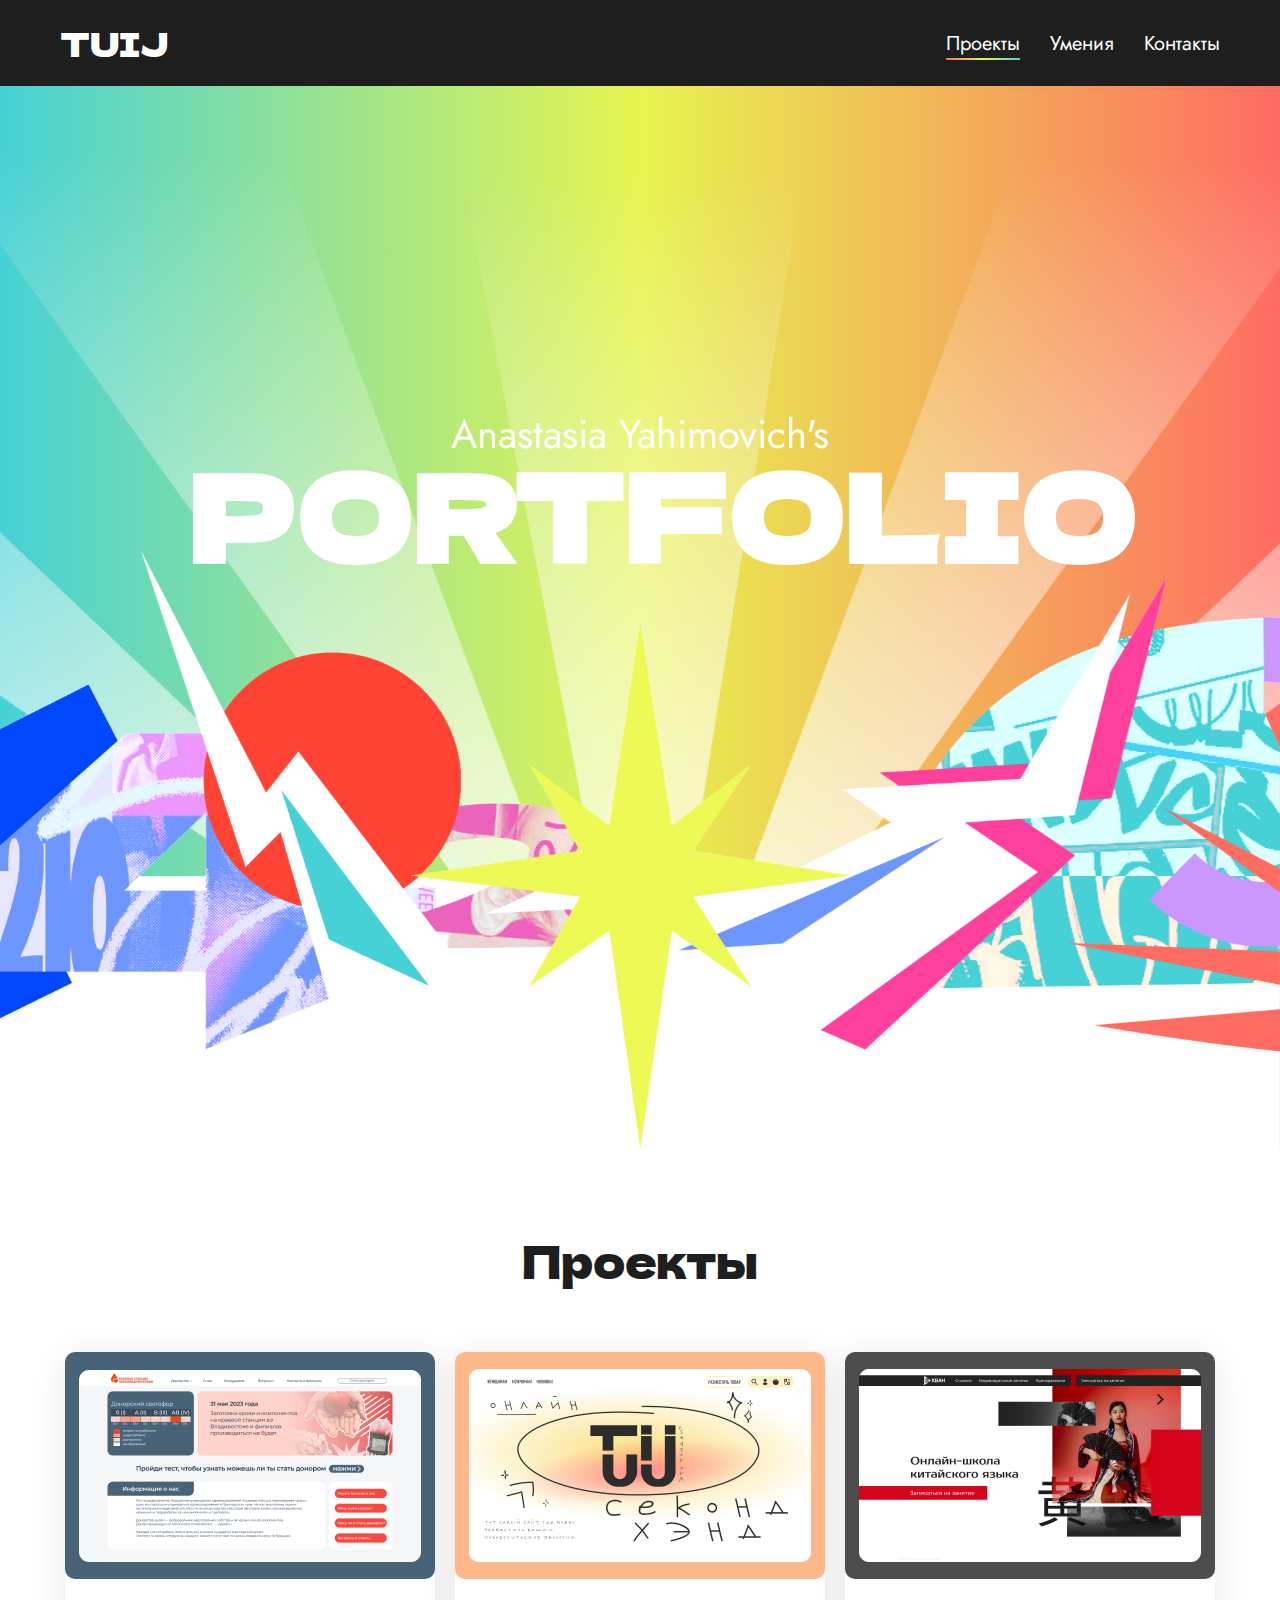
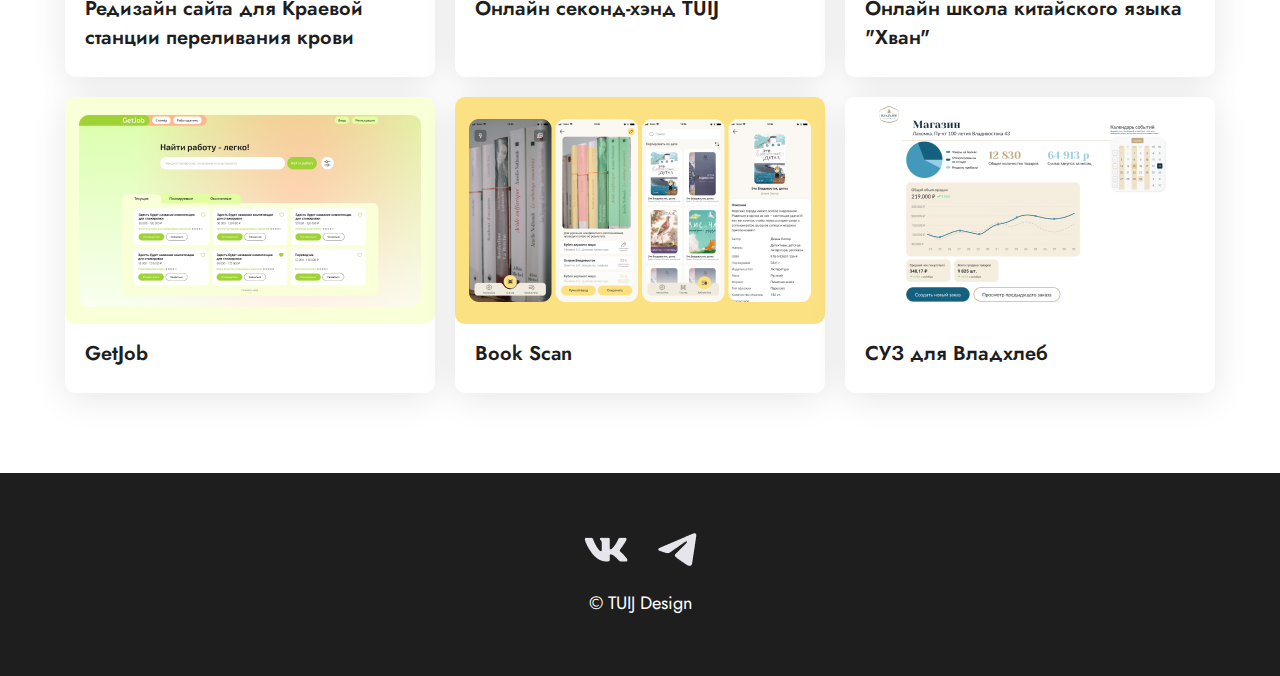
<file: index.html>
<!DOCTYPE html>
<html lang="en">
<head>
    <meta charset="UTF-8">
    <meta name="viewport" content="width=device-width, initial-scale=1.0">
    <title>Portfolio</title>
    <link rel="stylesheet" href="./css/main.css">
    <script src="js/app.js"> defer </script>
</head>
<body>
    <nav class="nav">
        <div class="container">
            <div class="nav-row">
                <a href="./index.html" class="logo">TUIJ</a>
                <ul class="nav-list">
                    <li class="nav-list__item">
                        <a href="javascript:void(0);" onclick="scrollToProjects()" class="nav-list__link nav-list__link--active">Проекты</a>
                    </li>
                    <li class="nav-list__item"><a href="./skills.html" class="nav-list__link">Умения</a></li>
                    <li class="nav-list__item"><a href="./contacts.html" class="nav-list__link">Контакты</a></li>
                </ul>
            </div>
        </div>
    </nav>

    <header class="header">
        <div class="layers">
            <div class="layers__container">
                <h1 class="layers__title">
                    Anastasia Yahimovich's<br>
                    <strong>PORTFOLIO</strong>
                </h1>
            </div>
            <div class="layer layers__base" style="background-image: url(./img/light.png);"></div>
            <div class="layer layers__front" style="background-image: url(./img/sl2.png);"></div>
        </div>
    </header>

    <main class="section">
        <div id="projectsSection"></div>
            <div class="container">
                <h2 class="title-1">Проекты</h2>
                <ul class="projects">
                    <li class="project">
                        <a href="./project-page1.html">
                            <img src="./img/myProjects/a5.jpg" alt="efghjkkjhgf" class="project__img">
                            <h3 class="project__title">Редизайн сайта для Краевой станции переливания крови</h3>
                        </a>
                    </li>

                    <li class="project">
                        <a href="./project-page2.html">
                            <img src="./img/myProjects/a1.jpg" alt="efghjkkjhgf" class="project__img">
                            <h3 class="project__title">Онлайн секонд-хэнд TUIJ</h3>
                        </a>
                    </li>

                    <li class="project">
                        <a href="./project-page3.html">
                            <img src="./img/myProjects/a4.jpg" alt="efghjkkjhgf" class="project__img">
                            <h3 class="project__title">Онлайн школа китайского языка "Хван"</h3>
                        </a>
                    </li>

                    <li class="project">
                        <a href="./project-page4.html">
                            <img src="./img/myProjects/a3.jpg" alt="efghjkkjhgf" class="project__img">
                            <h3 class="project__title">GetJob</h3>
                        </a>
                    </li>

                    <li class="project">
                        <a href="./project-page5.html">
                            <img src="./img/myProjects/a6.jpg" alt="efghjkkjhgf" class="project__img">
                            <h3 class="project__title">Book Scan</h3>
                        </a>
                    </li>

                    <li class="project">
                        <a href="./project-page6.html">
                            <img src="./img/myProjects/a2.jpg" alt="efghjkkjhgf" class="project__img">
                            <h3 class="project__title">СУЗ для Владхлеб</h3>
                        </a>
                    </li>
                </ul>
            </div>
        </div>
    </main>

    <footer class="footer">
        <div class="container">
            <div class="footer__cont">
                <ul class="social">
                    <li class="social__item"><a href="https://vk.com/yahaach" target="_blank"><img src="./img/icons/vk.png" alt="link"></a></li>
                    <li class="social__item"><a href="https://t.me/+79069851667" target="_blank"><img src="./img/icons/tg.png" alt="link"></a></li>
            </ul>
            <div class="copy"><p>© TUIJ Design</p></div>
            </div>
        </div>
    </footer>

</body>
</html>
</file>
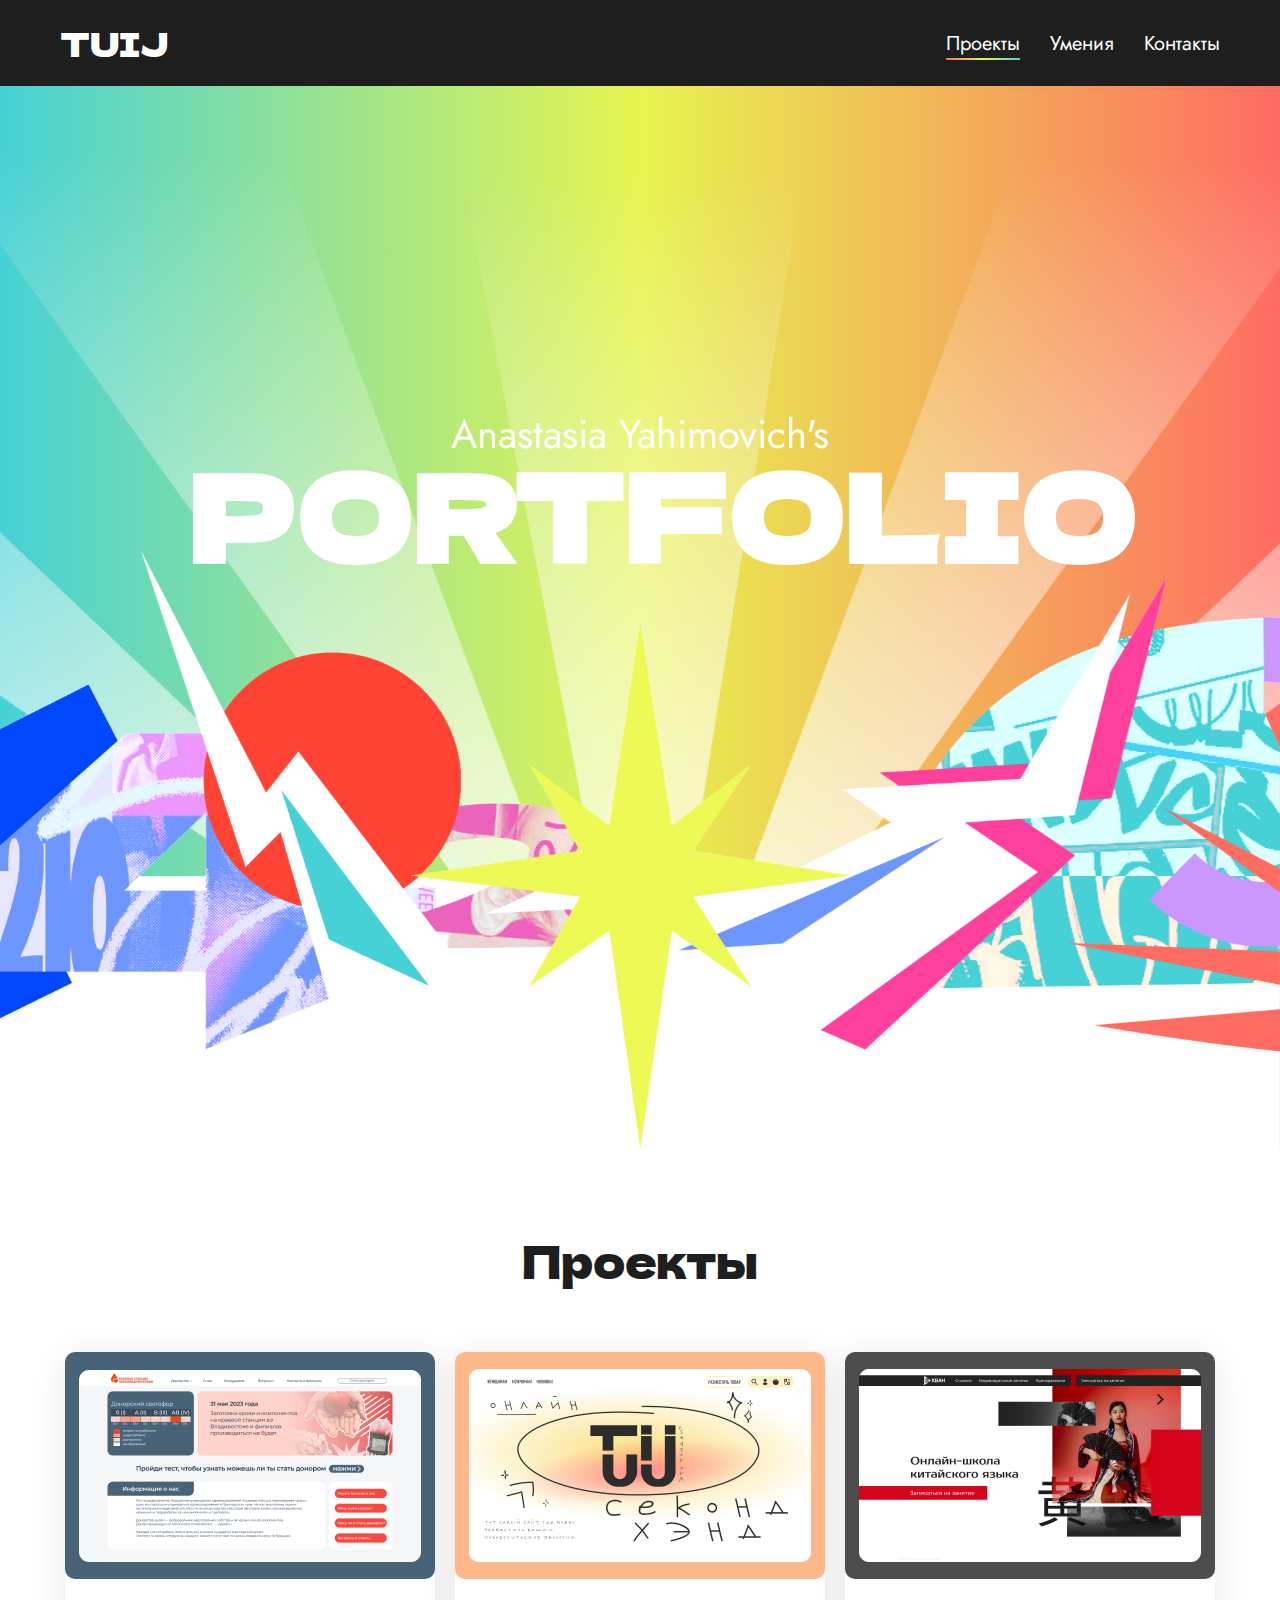
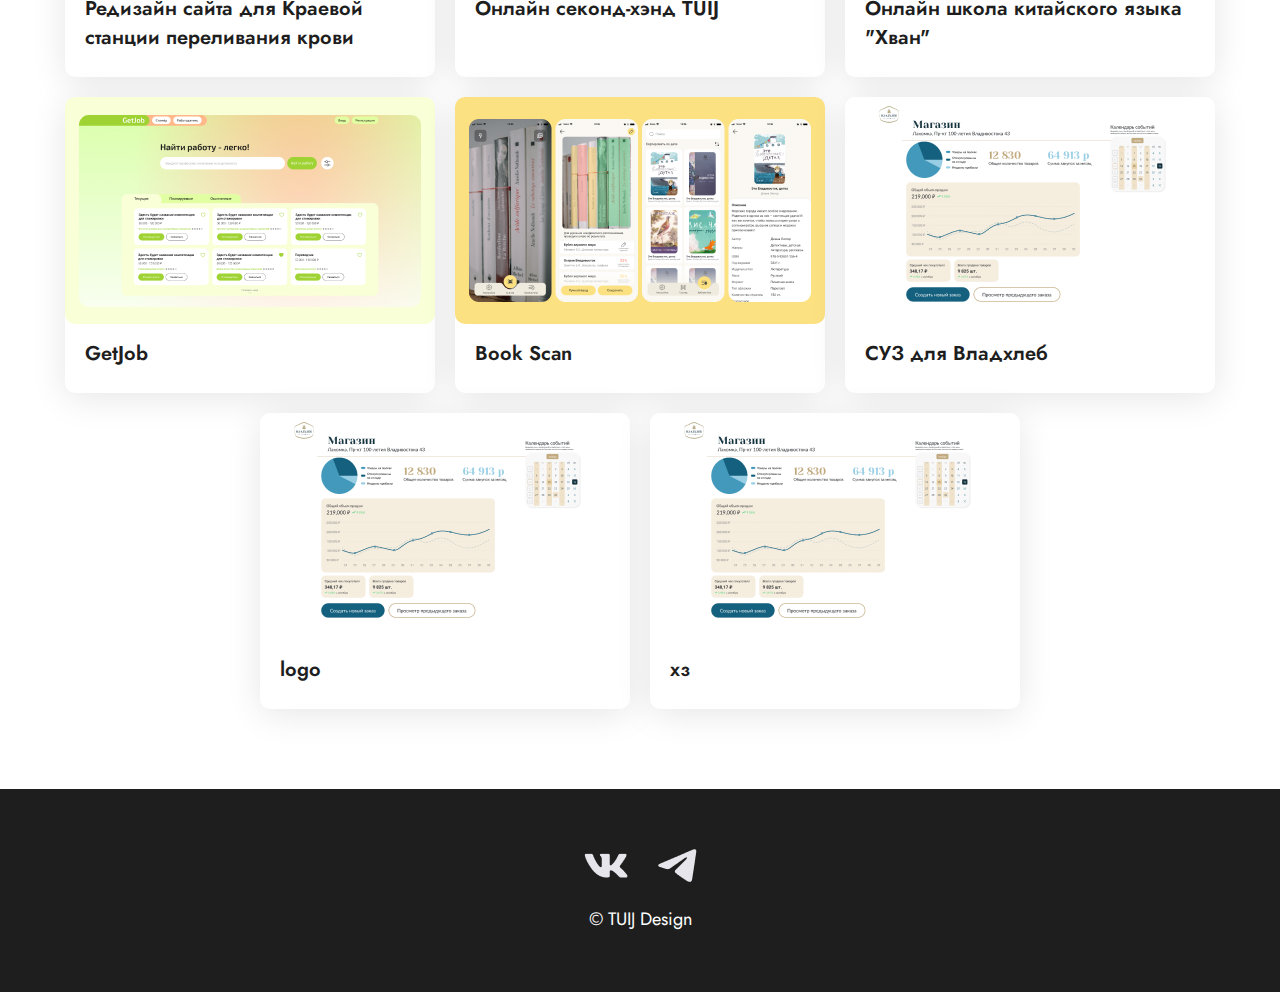
<file: web/index.html>
<!DOCTYPE html>
<html lang="en">
<head>
    <meta charset="UTF-8">
    <meta name="viewport" content="width=device-width, initial-scale=1.0">
    <title>Portfolio</title>
    <link rel="stylesheet" href="./css/main.css">
    <script src="js/app.js"> defer </script>
</head>
<body>
    <nav class="nav">
        <div class="container">
            <div class="nav-row">
                <a href="./index.html" class="logo">TUIJ</a>
                <ul class="nav-list">
                    <li class="nav-list__item">
                        <a href="javascript:void(0);" onclick="scrollToProjects()" class="nav-list__link nav-list__link--active">Проекты</a>
                    </li>
                    <li class="nav-list__item"><a href="./skills.html" class="nav-list__link">Умения</a></li>
                    <li class="nav-list__item"><a href="./contacts.html" class="nav-list__link">Контакты</a></li>
                </ul>
            </div>
        </div>
    </nav>

    <header class="header">
        <div class="layers">
            <div class="layers__container">
                <h1 class="layers__title">
                    Anastasia Yahimovich's<br>
                    <strong>PORTFOLIO</strong>
                </h1>
            </div>
            <div class="layer layers__base" style="background-image: url(./img/light.png);"></div>
            <div class="layer layers__front" style="background-image: url(./img/sl2.png);"></div>
        </div>
    </header>

    <main class="section">
        <div id="projectsSection"></div>
            <div class="container">
                <h2 class="title-1">Проекты</h2>
                <ul class="projects">
                    <li class="project">
                        <a href="./project-page1.html">
                            <img src="./img/myProjects/a5.jpg" alt="efghjkkjhgf" class="project__img">
                            <h3 class="project__title">Редизайн сайта для Краевой станции переливания крови</h3>
                        </a>
                    </li>

                    <li class="project">
                        <a href="./project-page2.html">
                            <img src="./img/myProjects/a1.jpg" alt="efghjkkjhgf" class="project__img">
                            <h3 class="project__title">Онлайн секонд-хэнд TUIJ</h3>
                        </a>
                    </li>

                    <li class="project">
                        <a href="./project-page3.html">
                            <img src="./img/myProjects/a4.jpg" alt="efghjkkjhgf" class="project__img">
                            <h3 class="project__title">Онлайн школа китайского языка "Хван"</h3>
                        </a>
                    </li>

                    <li class="project">
                        <a href="./project-page4.html">
                            <img src="./img/myProjects/a3.jpg" alt="efghjkkjhgf" class="project__img">
                            <h3 class="project__title">GetJob</h3>
                        </a>
                    </li>

                    <li class="project">
                        <a href="./project-page5.html">
                            <img src="./img/myProjects/a6.jpg" alt="efghjkkjhgf" class="project__img">
                            <h3 class="project__title">Book Scan</h3>
                        </a>
                    </li>

                    <li class="project">
                        <a href="./project-page6.html">
                            <img src="./img/myProjects/a2.jpg" alt="efghjkkjhgf" class="project__img">
                            <h3 class="project__title">СУЗ для Владхлеб</h3>
                        </a>
                    </li>

                    <li class="project">
                        <a href="./project-page7.html">
                            <img src="./img/myProjects/a2.jpg" alt="efghjkkjhgf" class="project__img">
                            <h3 class="project__title">logo</h3>
                        </a>
                    </li>

                    <li class="project">
                        <a href="./project-page8.html">
                            <img src="./img/myProjects/a2.jpg" alt="efghjkkjhgf" class="project__img">
                            <h3 class="project__title">хз</h3>
                        </a>
                    </li>

                </ul>
            </div>
        </div>
    </main>

    <footer class="footer">
        <div class="container">
            <div class="footer__cont">
                <ul class="social">
                    <li class="social__item"><a href="https://vk.com/yahaach" target="_blank"><img src="./img/icons/vk.png" alt="link"></a></li>
                    <li class="social__item"><a href="https://t.me/+79069851667" target="_blank"><img src="./img/icons/tg.png" alt="link"></a></li>
            </ul>
            <div class="copy"><p>© TUIJ Design</p></div>
            </div>
        </div>
    </footer>

</body>
</html>
</file>
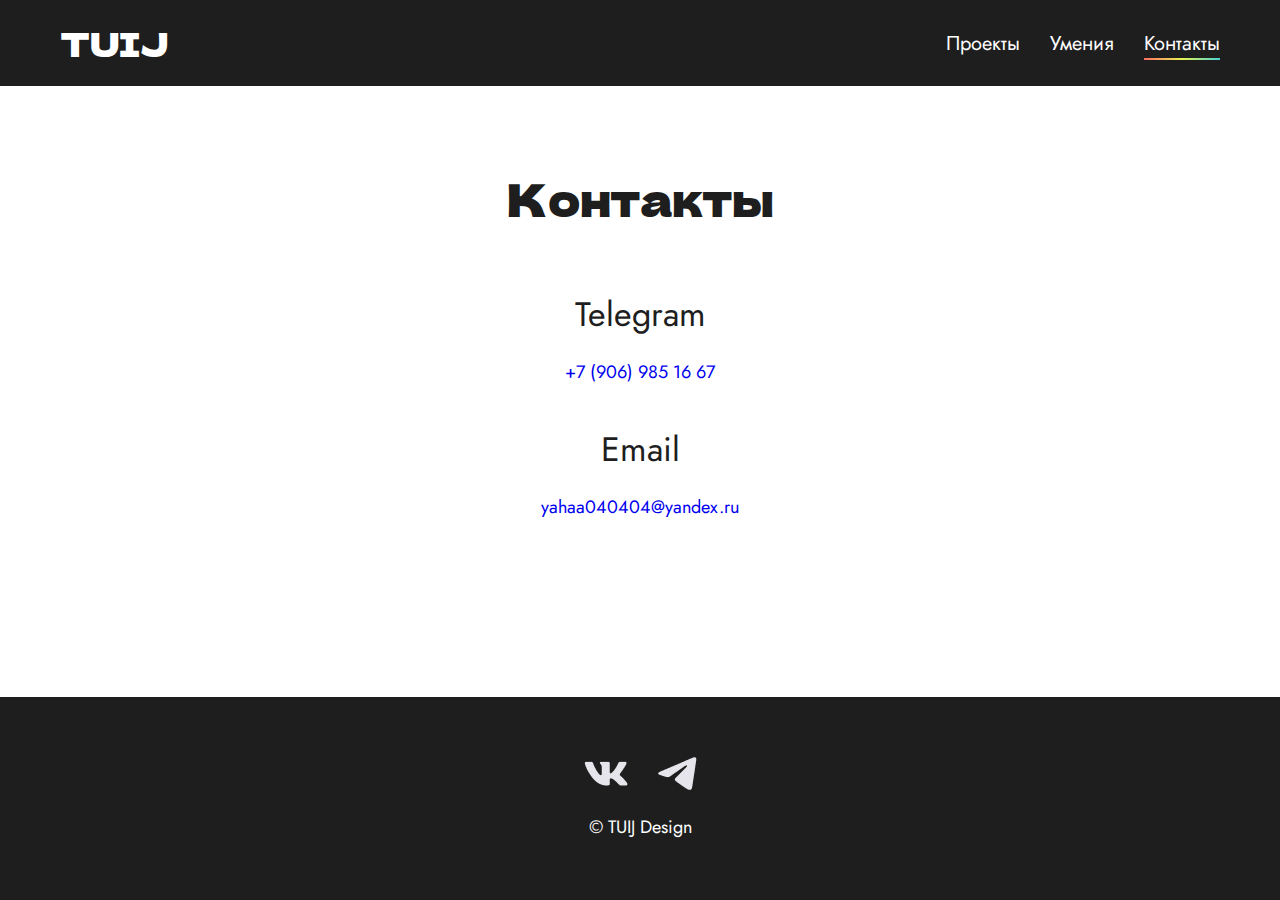
<file: contacts.html>
<!DOCTYPE html>
<html lang="en">
<head>
    <meta charset="UTF-8">
    <meta name="viewport" content="width=device-width, initial-scale=1.0">
    <title>Portfolio</title>
    <link rel="stylesheet" href="./css/main.css">
    <script src="js/app.js"> defer </script>
</head>
<body>
    <nav class="nav">
        <div class="container">
            <div class="nav-row">
                <a href="./index.html" class="logo">TUIJ</a>
                <ul class="nav-list">
                    <li class="nav-list__item"><a href="./index.html" class="nav-list__link">Проекты</a></li>
                    <li class="nav-list__item"><a href="./skills.html" class="nav-list__link">Умения</a></li>
                    <li class="nav-list__item"><a href="./contacts.html" class="nav-list__link nav-list__link--active">Контакты</a></li>
                </ul>
            </div>
        </div>
    </nav>

    <main class="section">
        <div class="container">
            <h1 class="title-1">Контакты</h1>
            <ul class="content-list">
                <li class="content-list__item">
                    <h2 class="title-2">Telegram</h2>
                    <p><a href="tel:+79069851667">+7 (906) 985 16 67</a></p>
                </li>
                <li class="content-list__item">
                    <h2 class="title-2">Email</h2>
                    <p><a href="mailto:Emailyahaa040404@yandex.ru">yahaa040404@yandex.ru</a></p>
                </li>
            </ul>
        </div>
    </main>

    <footer class="footer">
        <div class="container">
            <div class="footer__cont">
                <ul class="social">
                    <li class="social__item"><a href="https://vk.com/yahaach" target="_blank"><img src="./img/icons/vk.png" alt="link"></a></li>
                    <li class="social__item"><a href="https://t.me/+79069851667" target="_blank"><img src="./img/icons/tg.png" alt="link"></a></li>
            </ul>
            <div class="copy"><p>© TUIJ Design</p></div>
            </div>
        </div>
    </footer>

</body>
</html>
</file>
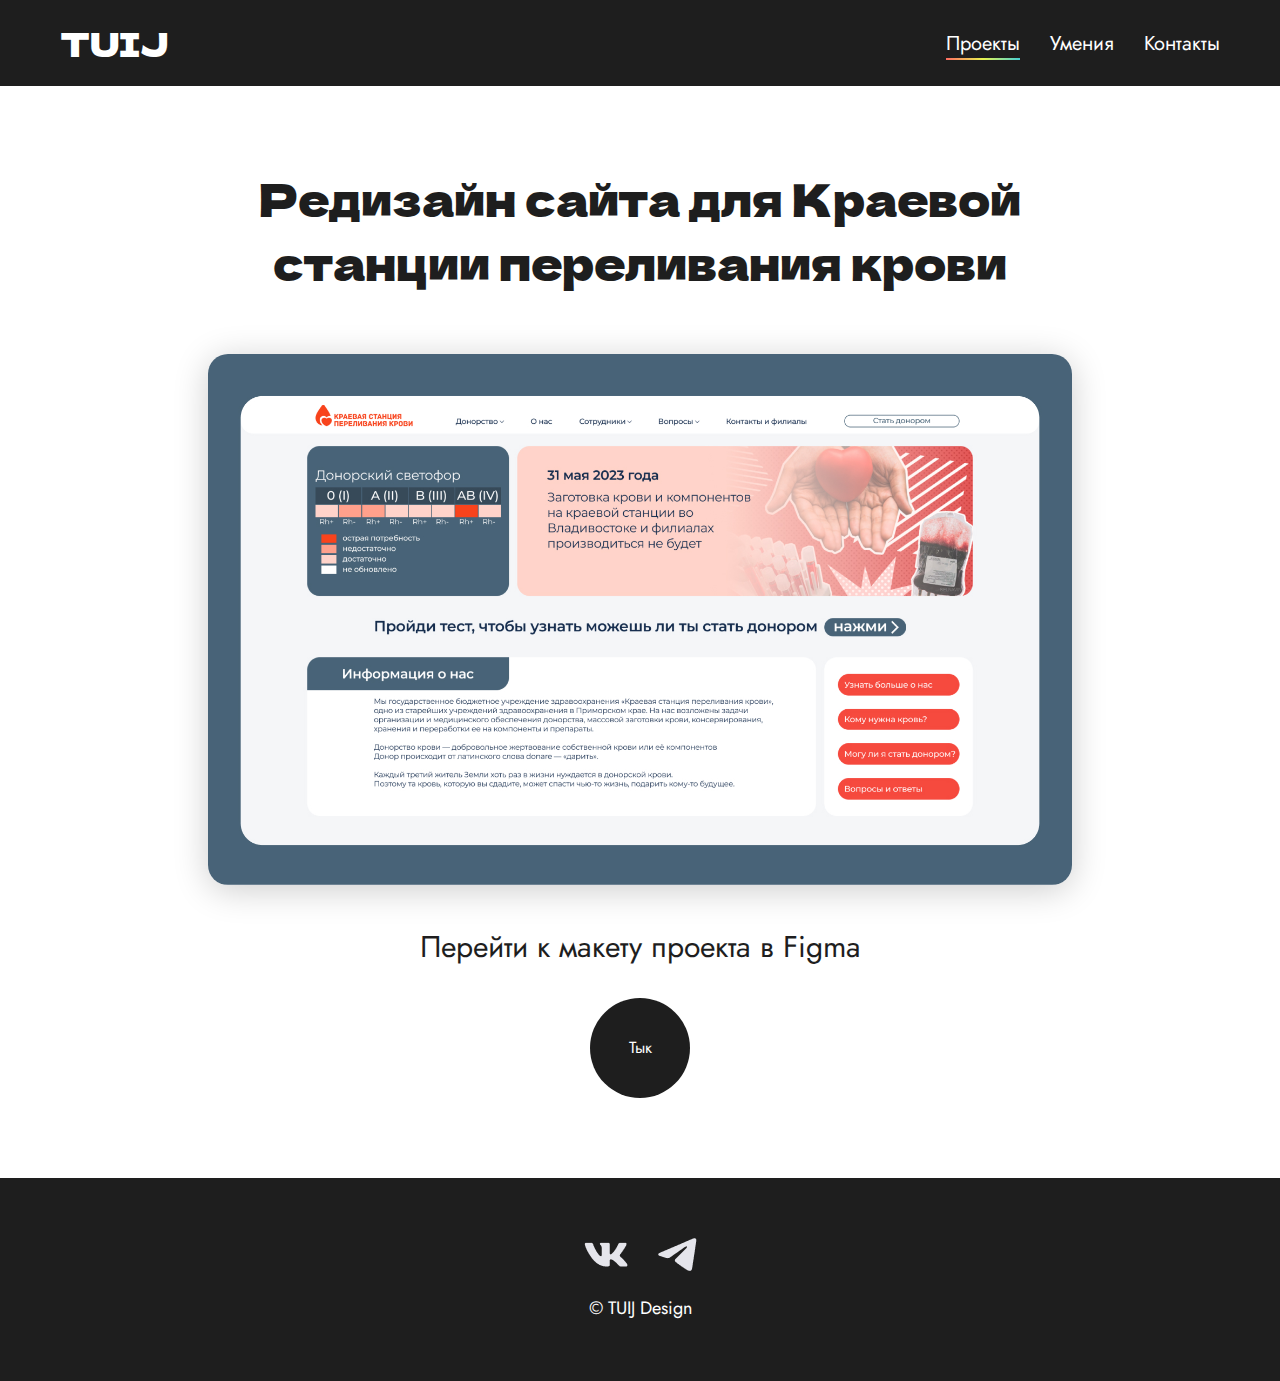
<file: project-page1.html>
<!DOCTYPE html>
<html lang="en">
<head>
    <meta charset="UTF-8">
    <meta name="viewport" content="width=device-width, initial-scale=1.0">
    <title>Portfolio</title>
    <link rel="stylesheet" href="./css/main.css">
    <script src="js/app.js"> defer </script>
</head>
<body>
    <nav class="nav">
        <div class="container">
            <div class="nav-row">
                <a href="./index.html" class="logo">TUIJ</a>
                <ul class="nav-list">
                    <li class="nav-list__item"><a href="./index.html" class="nav-list__link nav-list__link--active">Проекты</a></li>
                    <li class="nav-list__item"><a href="./skills.html" class="nav-list__link">Умения</a></li>
                    <li class="nav-list__item"><a href="./contacts.html" class="nav-list__link">Контакты</a></li>
                </ul>
            </div>
        </div>
    </nav>

    <main class="section">
        <div class="container">
            <div class="project-detalis">
                <h1 class="title-1">Редизайн сайта для Краевой станции переливания крови</h1>
                <img src="./img/a5.jpg" alt="" class="project-detalis__img">
                <div class="project-detalis__desc">
                    <p>Перейти к макету проекта в Figma</p>
                </div>
                <a href="https://www.figma.com/file/CkR3PJegmcU25MRk3EatPg/Краевая-станция-переливания-крови?type=design&mode=design&t=AsXm2VV4BYkV3578-0" target="_blank" class="button">Тык</a>
            </div>
        </div>
    </main>

    <footer class="footer">
        <div class="container">
            <div class="footer__cont">
                <ul class="social">
                    <li class="social__item"><a href="https://vk.com/yahaach" target="_blank"><img src="./img/icons/vk.png" alt="link"></a></li>
                    <li class="social__item"><a href="https://t.me/+79069851667" target="_blank"><img src="./img/icons/tg.png" alt="link"></a></li>
            </ul>
            <div class="copy"><p>© TUIJ Design</p></div>
            </div>
        </div>
    </footer>

</body>
</html>
</file>
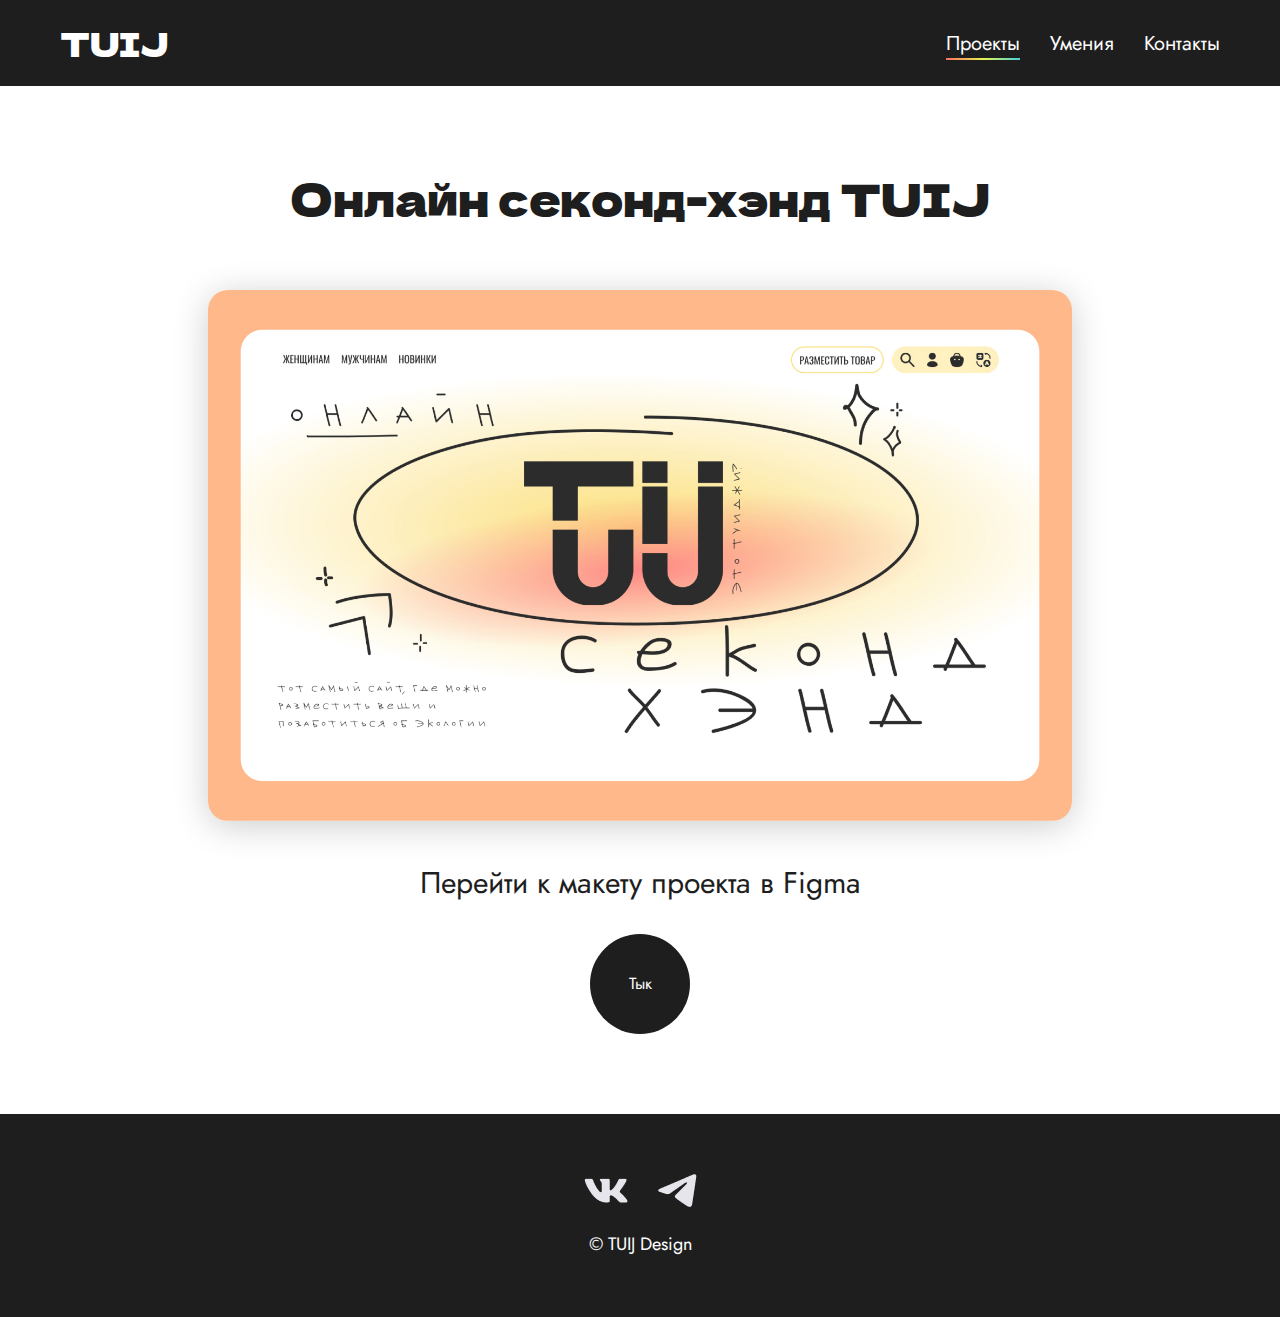
<file: project-page2.html>
<!DOCTYPE html>
<html lang="en">
<head>
    <meta charset="UTF-8">
    <meta name="viewport" content="width=device-width, initial-scale=1.0">
    <title>Portfolio</title>
    <link rel="stylesheet" href="./css/main.css">
    <script src="js/app.js"> defer </script>
</head>
<body>
    <nav class="nav">
        <div class="container">
            <div class="nav-row">
                <a href="./index.html" class="logo">TUIJ</a>
                <ul class="nav-list">
                    <li class="nav-list__item"><a href="./index.html" class="nav-list__link nav-list__link--active">Проекты</a></li>
                    <li class="nav-list__item"><a href="./skills.html" class="nav-list__link">Умения</a></li>
                    <li class="nav-list__item"><a href="./contacts.html" class="nav-list__link">Контакты</a></li>
                </ul>
            </div>
        </div>
    </nav>

    <main class="section">
        <div class="container">
            <div class="project-detalis">
                <h1 class="title-1">Онлайн секонд-хэнд TUIJ</h1>
                <img src="./img/a1.jpg" alt="" class="project-detalis__img">
                <div class="project-detalis__desc">
                    <p>Перейти к макету проекта в Figma</p>
                </div>
                <a href="https://www.figma.com/file/z6a1v6J4lREZQrfWd3fcpl/Секонд-хэнд?type=design&node-id=0-1&mode=design&t=AsXm2VV4BYkV3578-0" target="_blank" class="button">Тык</a>
            </div>
        </div>
    </main>

    <footer class="footer">
        <div class="container">
            <div class="footer__cont">
                <ul class="social">
                    <li class="social__item"><a href="https://vk.com/yahaach" target="_blank"><img src="./img/icons/vk.png" alt="link"></a></li>
                    <li class="social__item"><a href="https://t.me/+79069851667" target="_blank"><img src="./img/icons/tg.png" alt="link"></a></li>
            </ul>
            <div class="copy"><p>© TUIJ Design</p></div>
            </div>
        </div>
    </footer>

</body>
</html>
</file>
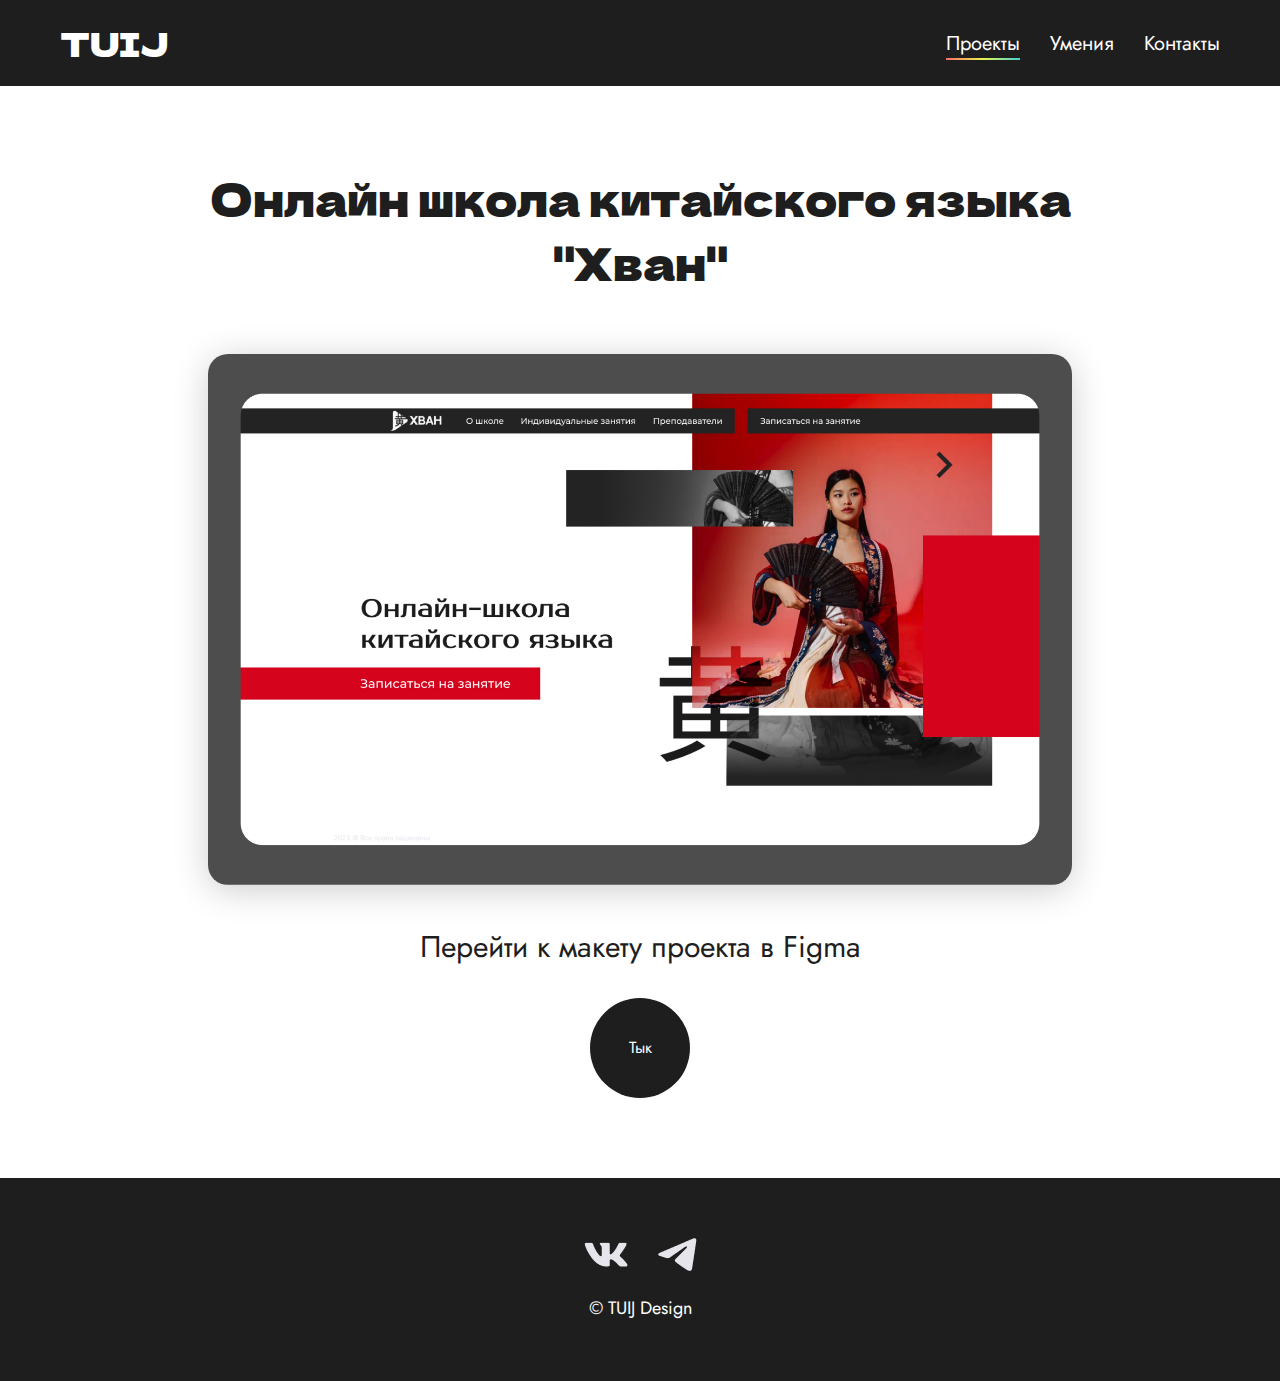
<file: project-page3.html>
<!DOCTYPE html>
<html lang="en">
<head>
    <meta charset="UTF-8">
    <meta name="viewport" content="width=device-width, initial-scale=1.0">
    <title>Portfolio</title>
    <link rel="stylesheet" href="./css/main.css">
    <script src="js/app.js"> defer </script>
</head>
<body>
    <nav class="nav">
        <div class="container">
            <div class="nav-row">
                <a href="./index.html" class="logo">TUIJ</a>
                <ul class="nav-list">
                    <li class="nav-list__item"><a href="./index.html" class="nav-list__link nav-list__link--active">Проекты</a></li>
                    <li class="nav-list__item"><a href="./skills.html" class="nav-list__link">Умения</a></li>
                    <li class="nav-list__item"><a href="./contacts.html" class="nav-list__link">Контакты</a></li>
                </ul>
            </div>
        </div>
    </nav>

    <main class="section">
        <div class="container">
            <div class="project-detalis">
                <h1 class="title-1">Онлайн школа китайского языка "Хван"</h1>
                <img src="./img/a4.jpg" alt="" class="project-detalis__img">
                <div class="project-detalis__desc">
                    <p>Перейти к макету проекта в Figma</p>
                </div>
                <a href="https://www.figma.com/proto/XK2dBig7MjRcH9c9LYmSE8/Онлайн-школа-китайского-языка-%22Хван%22?type=design&node-id=61-65&t=AsXm2VV4BYkV3578-0&scaling=min-zoom&page-id=0%3A1" target="_blank" class="button">Тык</a>
            </div>
        </div>
    </main>

    <footer class="footer">
        <div class="container">
            <div class="footer__cont">
                <ul class="social">
                    <li class="social__item"><a href="https://vk.com/yahaach" target="_blank"><img src="./img/icons/vk.png" alt="link"></a></li>
                    <li class="social__item"><a href="https://t.me/+79069851667" target="_blank"><img src="./img/icons/tg.png" alt="link"></a></li>
            </ul>
            <div class="copy"><p>© TUIJ Design</p></div>
            </div>
        </div>
    </footer>

</body>
</html>
</file>
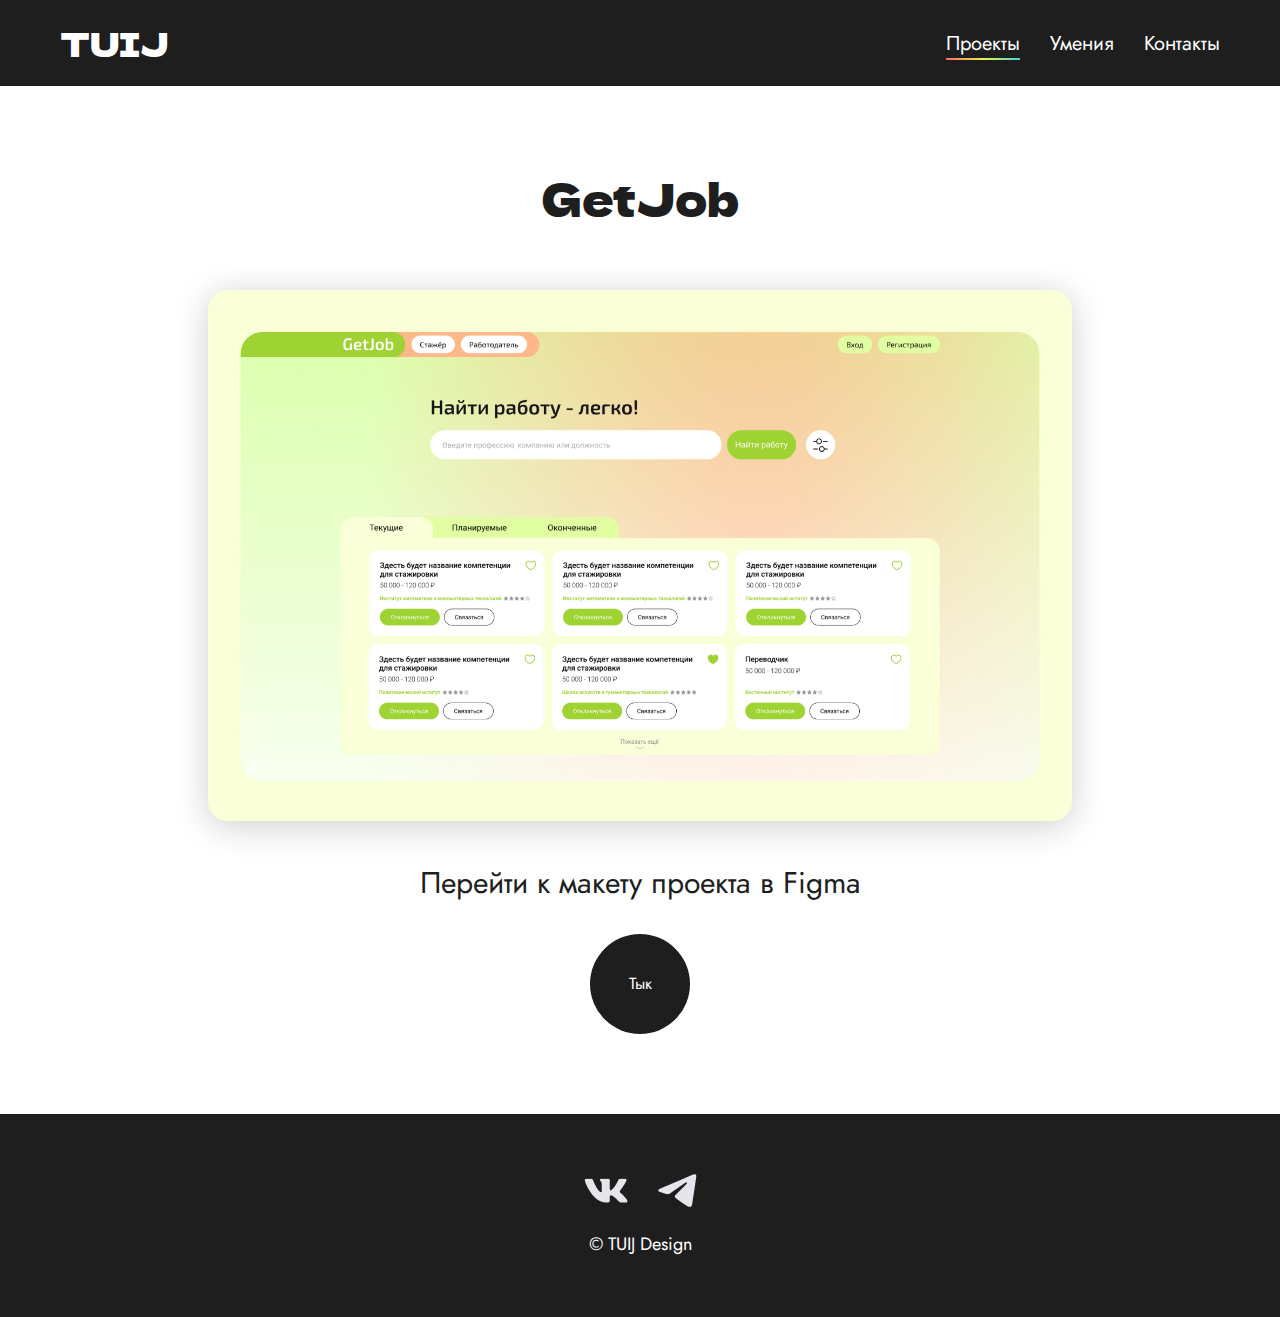
<file: project-page4.html>
<!DOCTYPE html>
<html lang="en">
<head>
    <meta charset="UTF-8">
    <meta name="viewport" content="width=device-width, initial-scale=1.0">
    <title>Portfolio</title>
    <link rel="stylesheet" href="./css/main.css">
    <script src="js/app.js"> defer </script>
</head>
<body>
    <nav class="nav">
        <div class="container">
            <div class="nav-row">
                <a href="./index.html" class="logo">TUIJ</a>
                <ul class="nav-list">
                    <li class="nav-list__item"><a href="./index.html" class="nav-list__link nav-list__link--active">Проекты</a></li>
                    <li class="nav-list__item"><a href="./skills.html" class="nav-list__link">Умения</a></li>
                    <li class="nav-list__item"><a href="./contacts.html" class="nav-list__link">Контакты</a></li>
                </ul>
            </div>
        </div>
    </nav>

    <main class="section">
        <div class="container">
            <div class="project-detalis">
                <h1 class="title-1">GetJob</h1>
                <img src="./img/a3.jpg" alt="" class="project-detalis__img">
                <div class="project-detalis__desc">
                    <p>Перейти к макету проекта в Figma</p>
                </div>
                <a href="https://www.figma.com/file/L30EDRXHy5KYPeEnwfNEJS/GetJob?type=design&node-id=0-1&mode=design&t=AsXm2VV4BYkV3578-0" class="button">Тык</a>
            </div>
        </div>
    </main>

    <footer class="footer">
        <div class="container">
            <div class="footer__cont">
                <ul class="social">
                    <li class="social__item"><a href="https://vk.com/yahaach" target="_blank"><img src="./img/icons/vk.png" alt="link"></a></li>
                    <li class="social__item"><a href="https://t.me/+79069851667" target="_blank"><img src="./img/icons/tg.png" alt="link"></a></li>
            </ul>
            <div class="copy"><p>© TUIJ Design</p></div>
            </div>
        </div>
    </footer>

</body>
</html>
</file>
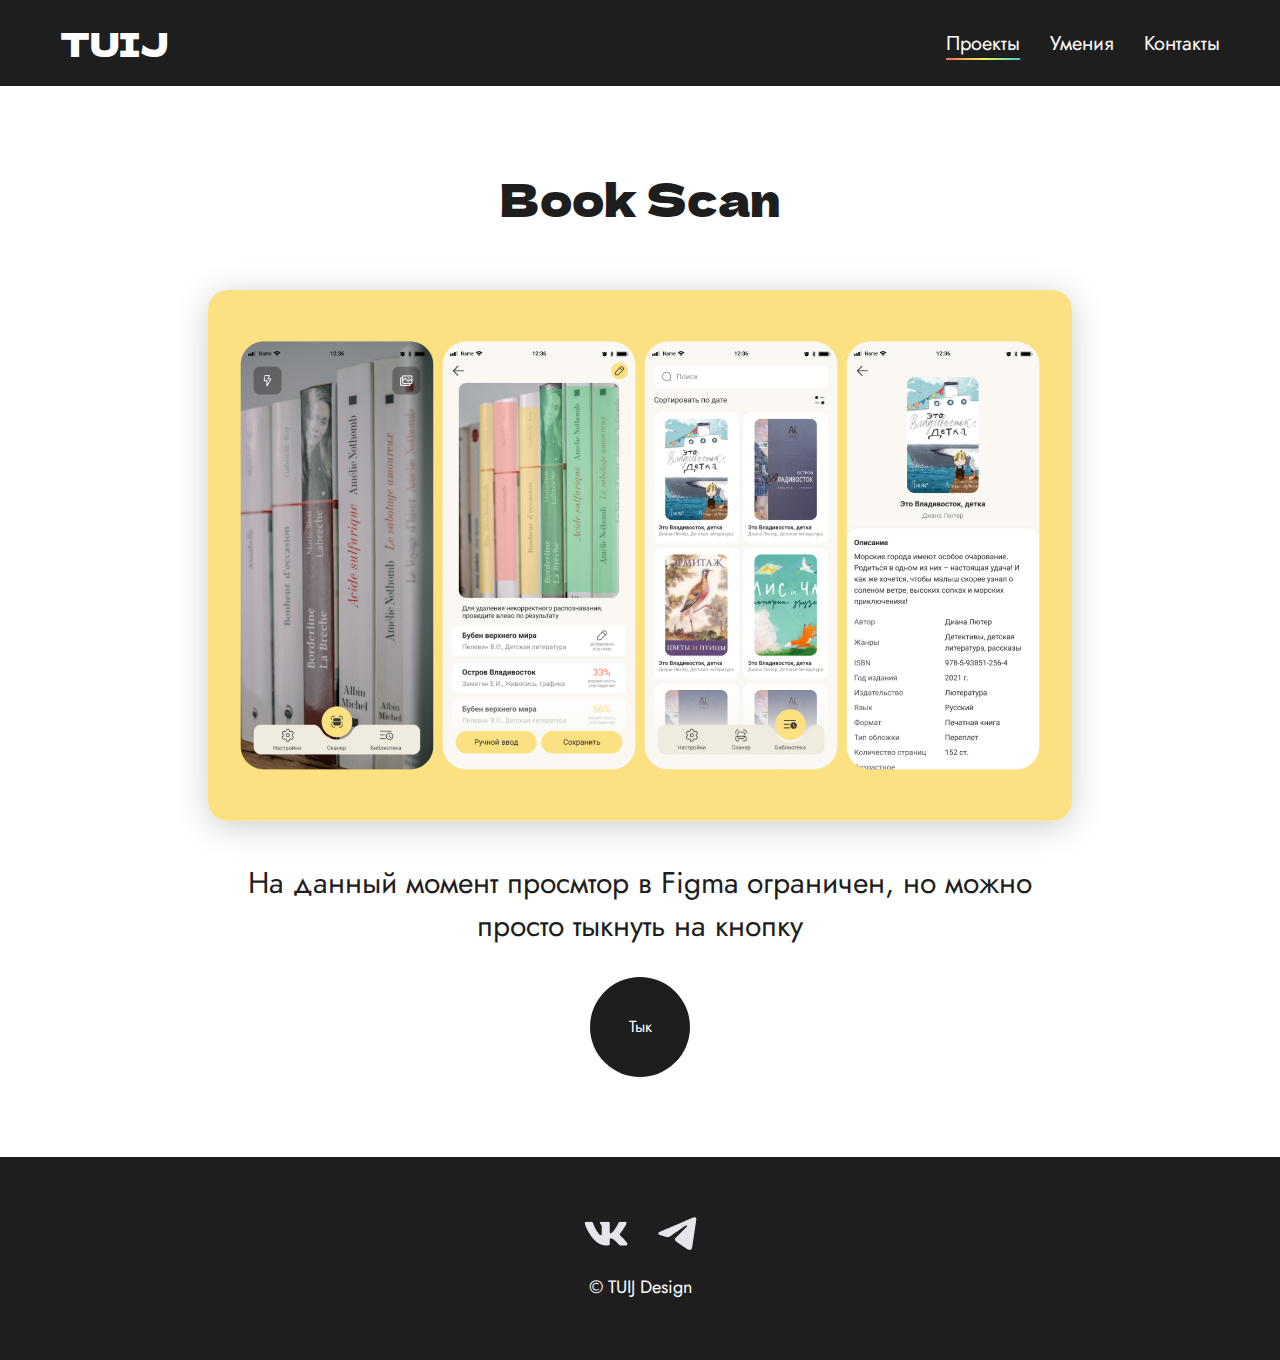
<file: project-page5.html>
<!DOCTYPE html>
<html lang="en">
<head>
    <meta charset="UTF-8">
    <meta name="viewport" content="width=device-width, initial-scale=1.0">
    <title>Portfolio</title>
    <link rel="stylesheet" href="./css/main.css">
    <script src="js/app.js"> defer </script>
</head>
<body>
    <nav class="nav">
        <div class="container">
            <div class="nav-row">
                <a href="./index.html" class="logo">TUIJ</a>
                <ul class="nav-list">
                    <li class="nav-list__item"><a href="./index.html" class="nav-list__link nav-list__link--active">Проекты</a></li>
                    <li class="nav-list__item"><a href="./skills.html" class="nav-list__link">Умения</a></li>
                    <li class="nav-list__item"><a href="./contacts.html" class="nav-list__link">Контакты</a></li>
                </ul>
            </div>
        </div>
    </nav>

    <main class="section">
        <div class="container">
            <div class="project-detalis">
                <h1 class="title-1">Book Scan</h1>
                <img src="./img/a6.jpg" alt="" class="project-detalis__img">
                <div class="project-detalis__desc">
                    <p>На данный момент просмтор в Figma ограничен, но можно просто тыкнуть на кнопку</p>
                </div>
                <a href="#!" class="button">Тык</a>
            </div>
        </div>
    </main>

    <footer class="footer">
        <div class="container">
            <div class="footer__cont">
                <ul class="social">
                    <li class="social__item"><a href="https://vk.com/yahaach" target="_blank"><img src="./img/icons/vk.png" alt="link"></a></li>
                    <li class="social__item"><a href="https://t.me/+79069851667" target="_blank"><img src="./img/icons/tg.png" alt="link"></a></li>
            </ul>
            <div class="copy"><p>© TUIJ Design</p></div>
            </div>
        </div>
    </footer>

</body>
</html>
</file>
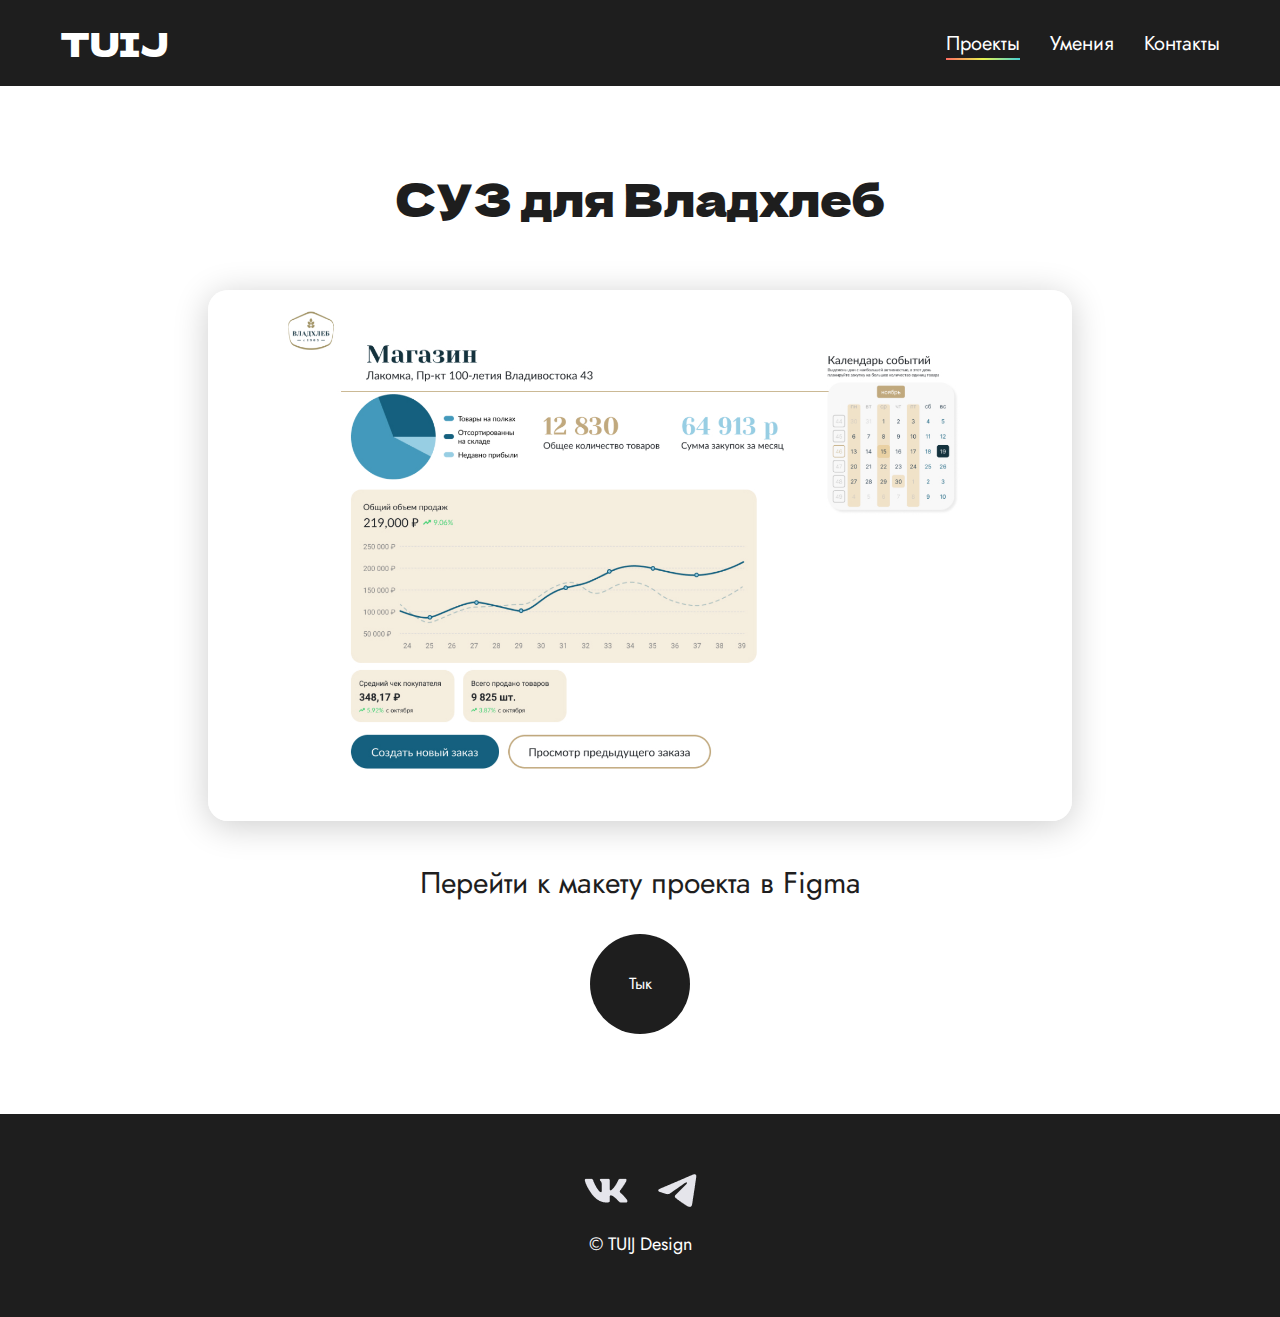
<file: project-page6.html>
<!DOCTYPE html>
<html lang="en">
<head>
    <meta charset="UTF-8">
    <meta name="viewport" content="width=device-width, initial-scale=1.0">
    <title>Portfolio</title>
    <link rel="stylesheet" href="./css/main.css">
    <script src="js/app.js"> defer </script>
</head>
<body>
    <nav class="nav">
        <div class="container">
            <div class="nav-row">
                <a href="./index.html" class="logo">TUIJ</a>
                <ul class="nav-list">
                    <li class="nav-list__item"><a href="./index.html" class="nav-list__link nav-list__link--active">Проекты</a></li>
                    <li class="nav-list__item"><a href="./skills.html" class="nav-list__link">Умения</a></li>
                    <li class="nav-list__item"><a href="./contacts.html" class="nav-list__link">Контакты</a></li>
                </ul>
            </div>
        </div>
    </nav>

    <main class="section">
        <div class="container">
            <div class="project-detalis">
                <h1 class="title-1">СУЗ для Владхлеб</h1>
                <img src="./img/a2.jpg" alt="" class="project-detalis__img">
                <div class="project-detalis__desc">
                    <p>Перейти к макету проекта в Figma</p>
                </div>
                <a href="https://www.figma.com/file/R0cKs0ups2LiCmd8BZgTdX/Хакатон?type=design&node-id=0-1&mode=design&t=AsXm2VV4BYkV3578-0" target="_blank" class="button">Тык</a>
            </div>
        </div>
    </main>

    <footer class="footer">
        <div class="container">
            <div class="footer__cont">
                <ul class="social">
                    <li class="social__item"><a href="https://vk.com/yahaach" target="_blank"><img src="./img/icons/vk.png" alt="link"></a></li>
                    <li class="social__item"><a href="https://t.me/+79069851667" target="_blank"><img src="./img/icons/tg.png" alt="link"></a></li>
            </ul>
            <div class="copy"><p>© TUIJ Design</p></div>
            </div>
        </div>
    </footer>

</body>
</html>
</file>
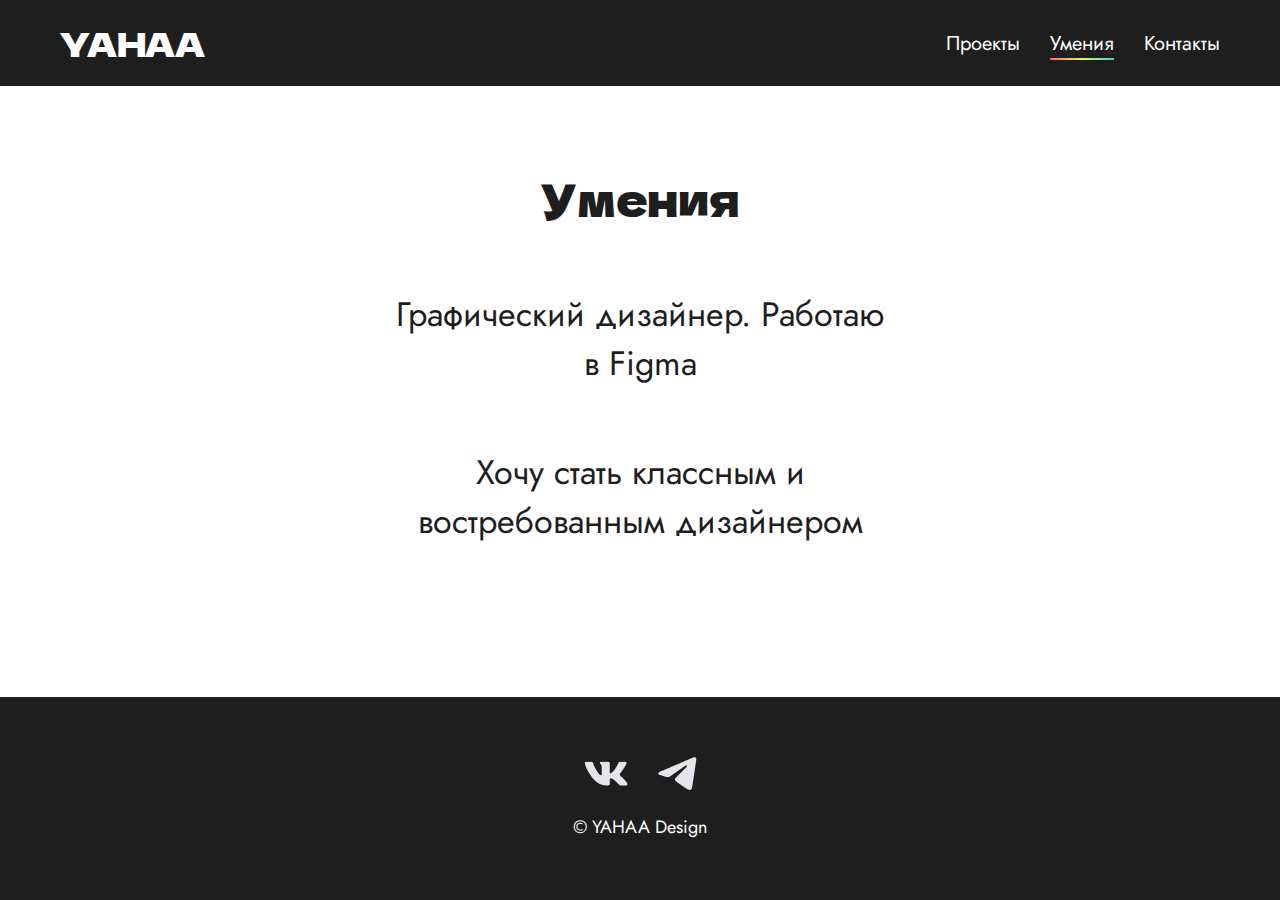
<file: skills.html>
<!DOCTYPE html>
<html lang="en">
<head>
    <meta charset="UTF-8">
    <meta name="viewport" content="width=device-width, initial-scale=1.0">
    <title>Portfolio</title>
    <link rel="stylesheet" href="./css/main.css">
    <script src="js/app.js"> defer </script>
</head>
<body>
    <nav class="nav">
        <div class="container">
            <div class="nav-row">
                <a href="./index.html" class="logo">YAHAA</a>
                <ul class="nav-list">
                    <li class="nav-list__item"><a href="./index.html" class="nav-list__link">Проекты</a></li>
                    <li class="nav-list__item"><a href="./skills.html" class="nav-list__link nav-list__link--active">Умения</a></li>
                    <li class="nav-list__item"><a href="./contacts.html" class="nav-list__link">Контакты</a></li>
                </ul>
            </div>
        </div>
    </nav>

    <main class="section">
        <div class="container">
            <h1 class="title-1">Умения</h1>
            <ul class="content-list">
                <li class="content-list__item">
                    <h2 class="title-2">Графический дизайнер. Работаю в Figma</h2>
                    <p></p>
                </li>
                <li class="content-list__item">
                    <h2 class="title-2">Хочу стать классным и востребованным дизайнером</h2>
                    <p></p>
                </li>
            </ul>
        </div>
    </main>

    <footer class="footer">
        <div class="container">
            <div class="footer__cont">
                <ul class="social">
                <li class="social__item"><a href="https://vk.com/yahaach" target="_blank"><img src="./img/icons/vk.png" alt="link"></a></li>
                <li class="social__item"><a href="https://t.me/yyyahaaa" target="_blank"><img src="./img/icons/tg.png" alt="link"></a></li>
            </ul>
            <div class="copy"><p>© YAHAA Design</p></div>
            </div>
        </div>
    </footer>

</body>
</html>
</file>
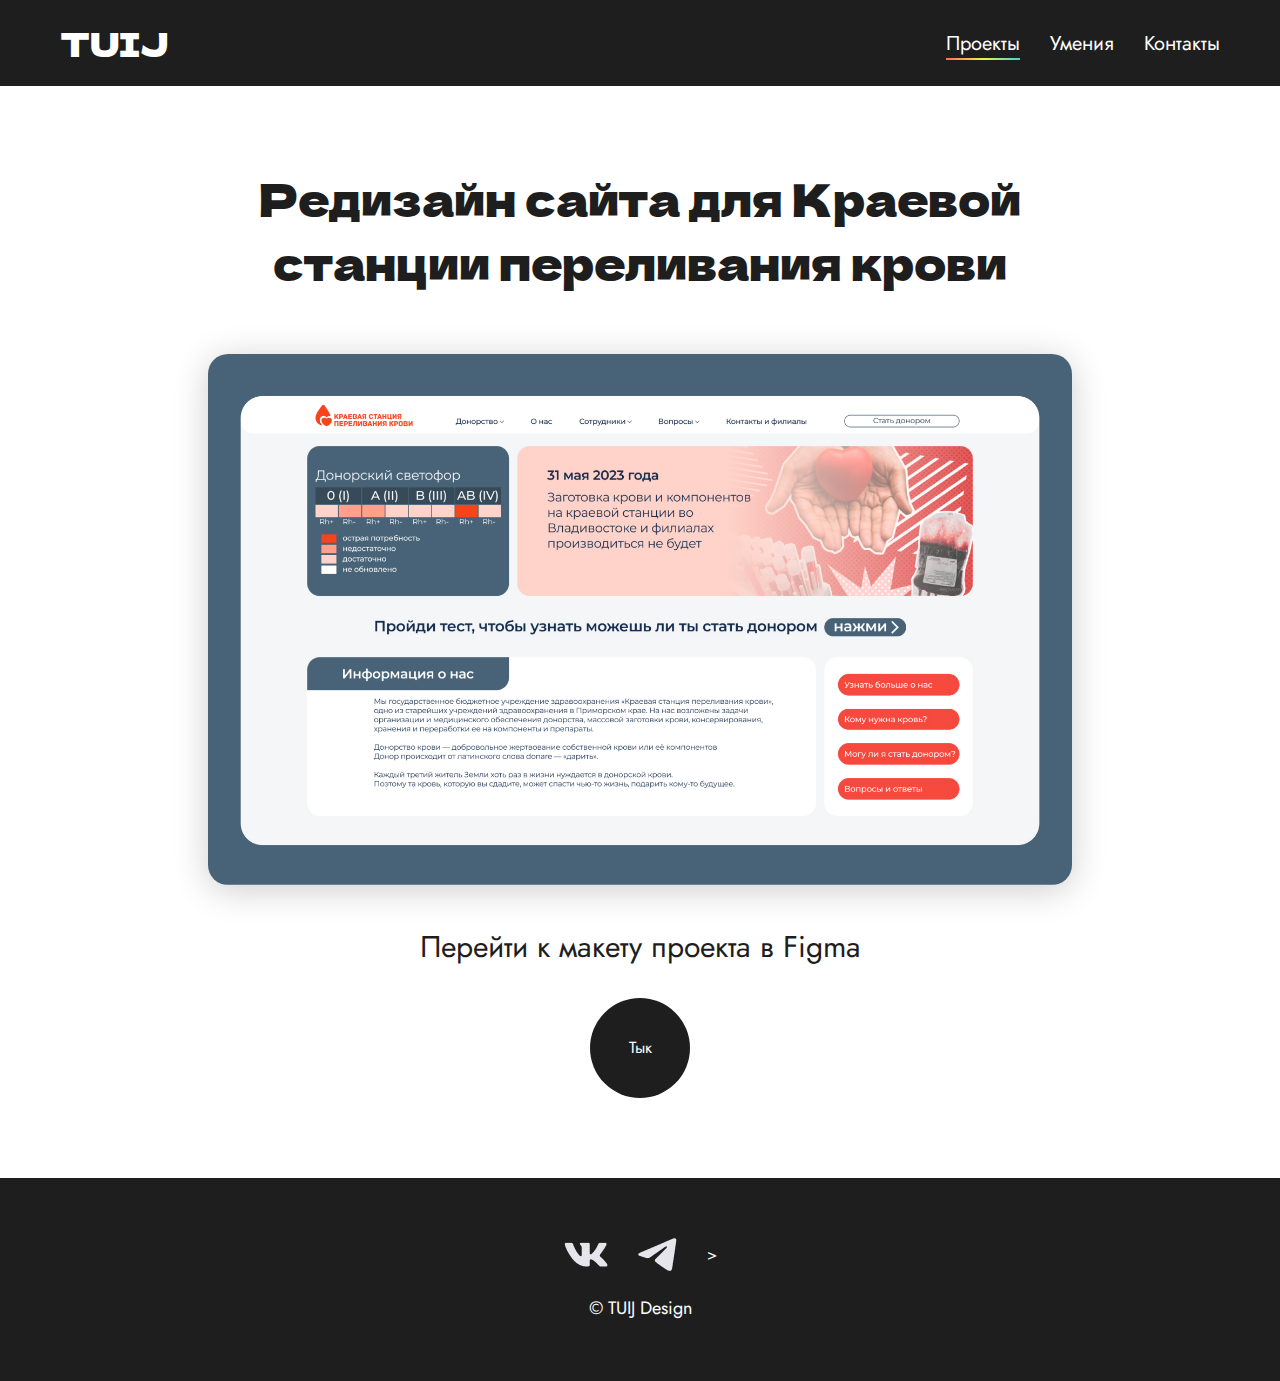
<file: web/project-page1.html>
<!DOCTYPE html>
<html lang="en">
<head>
    <meta charset="UTF-8">
    <meta name="viewport" content="width=device-width, initial-scale=1.0">
    <title>Portfolio</title>
    <link rel="stylesheet" href="./css/main.css">
    <script src="js/app.js"> defer </script>
</head>
<body>
    <nav class="nav">
        <div class="container">
            <div class="nav-row">
                <a href="./index.html" class="logo">TUIJ</a>
                <ul class="nav-list">
                    <li class="nav-list__item"><a href="./index.html" class="nav-list__link nav-list__link--active">Проекты</a></li>
                    <li class="nav-list__item"><a href="./skills.html" class="nav-list__link">Умения</a></li>
                    <li class="nav-list__item"><a href="./contacts.html" class="nav-list__link">Контакты</a></li>
                </ul>
            </div>
        </div>
    </nav>

    <main class="section">
        <div class="container">
            <div class="project-detalis">
                <h1 class="title-1">Редизайн сайта для Краевой станции переливания крови</h1>
                <img src="./img/a5.jpg" alt="" class="project-detalis__img">
                <div class="project-detalis__desc">
                    <p>Перейти к макету проекта в Figma</p>
                </div>
                <a href="https://www.figma.com/file/CkR3PJegmcU25MRk3EatPg/Краевая-станция-переливания-крови?type=design&mode=design&t=AsXm2VV4BYkV3578-0" class="button">Тык</a>
            </div>
        </div>
    </main>

    <footer class="footer">
        <div class="container">
            <div class="footer__cont">
                <ul class="social">
                    <li class="social__item"><a href="https://vk.com/yahaach" target="_blank"><img src="./img/icons/vk.png" alt="link"></a></li>
                    <li class="social__item"><a href="https://t.me/+79069851667" target="_blank"><img src="./img/icons/tg.png" alt="link"></a></li>>
            </ul>
            <div class="copy"><p>© TUIJ Design</p></div>
            </div>
        </div>
    </footer>

</body>
</html>
</file>
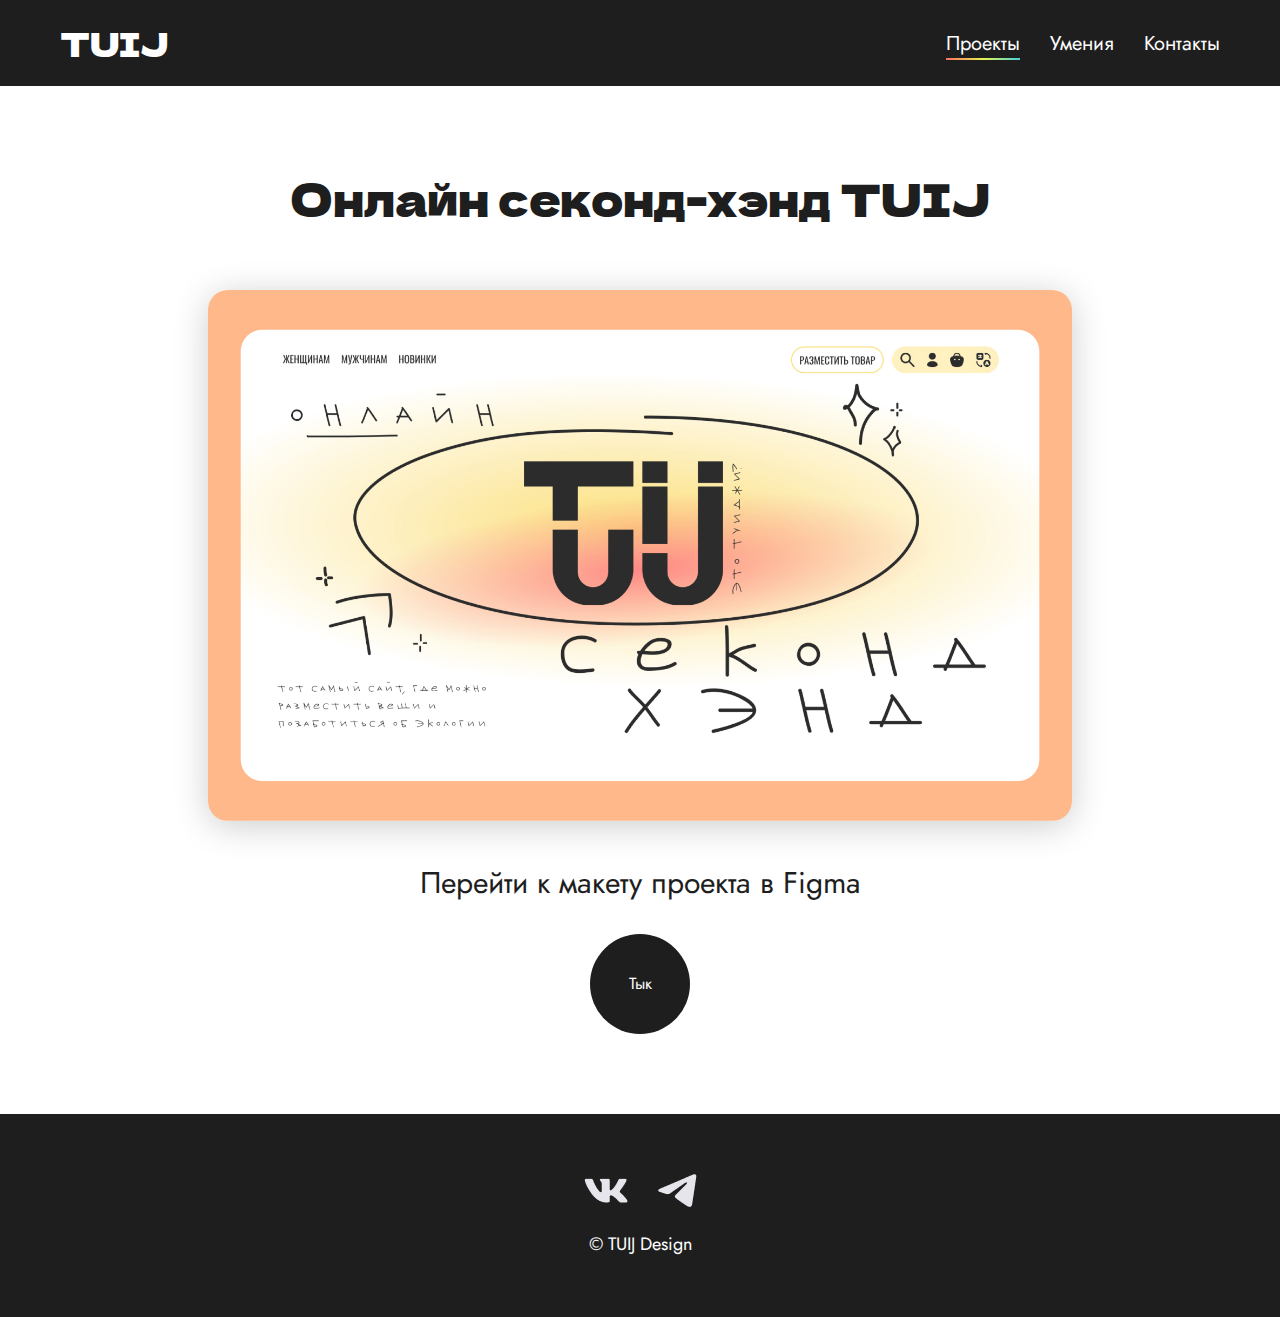
<file: web/project-page2.html>
<!DOCTYPE html>
<html lang="en">
<head>
    <meta charset="UTF-8">
    <meta name="viewport" content="width=device-width, initial-scale=1.0">
    <title>Portfolio</title>
    <link rel="stylesheet" href="./css/main.css">
    <script src="js/app.js"> defer </script>
</head>
<body>
    <nav class="nav">
        <div class="container">
            <div class="nav-row">
                <a href="./index.html" class="logo">TUIJ</a>
                <ul class="nav-list">
                    <li class="nav-list__item"><a href="./index.html" class="nav-list__link nav-list__link--active">Проекты</a></li>
                    <li class="nav-list__item"><a href="./skills.html" class="nav-list__link">Умения</a></li>
                    <li class="nav-list__item"><a href="./contacts.html" class="nav-list__link">Контакты</a></li>
                </ul>
            </div>
        </div>
    </nav>

    <main class="section">
        <div class="container">
            <div class="project-detalis">
                <h1 class="title-1">Онлайн секонд-хэнд TUIJ</h1>
                <img src="./img/a1.jpg" alt="" class="project-detalis__img">
                <div class="project-detalis__desc">
                    <p>Перейти к макету проекта в Figma</p>
                </div>
                <a href="https://www.figma.com/file/z6a1v6J4lREZQrfWd3fcpl/Секонд-хэнд?type=design&node-id=0-1&mode=design&t=AsXm2VV4BYkV3578-0" class="button">Тык</a>
            </div>
        </div>
    </main>

    <footer class="footer">
        <div class="container">
            <div class="footer__cont">
                <ul class="social">
                    <li class="social__item"><a href="https://vk.com/yahaach" target="_blank"><img src="./img/icons/vk.png" alt="link"></a></li>
                    <li class="social__item"><a href="https://t.me/+79069851667" target="_blank"><img src="./img/icons/tg.png" alt="link"></a></li>
            </ul>
            <div class="copy"><p>© TUIJ Design</p></div>
            </div>
        </div>
    </footer>

</body>
</html>
</file>
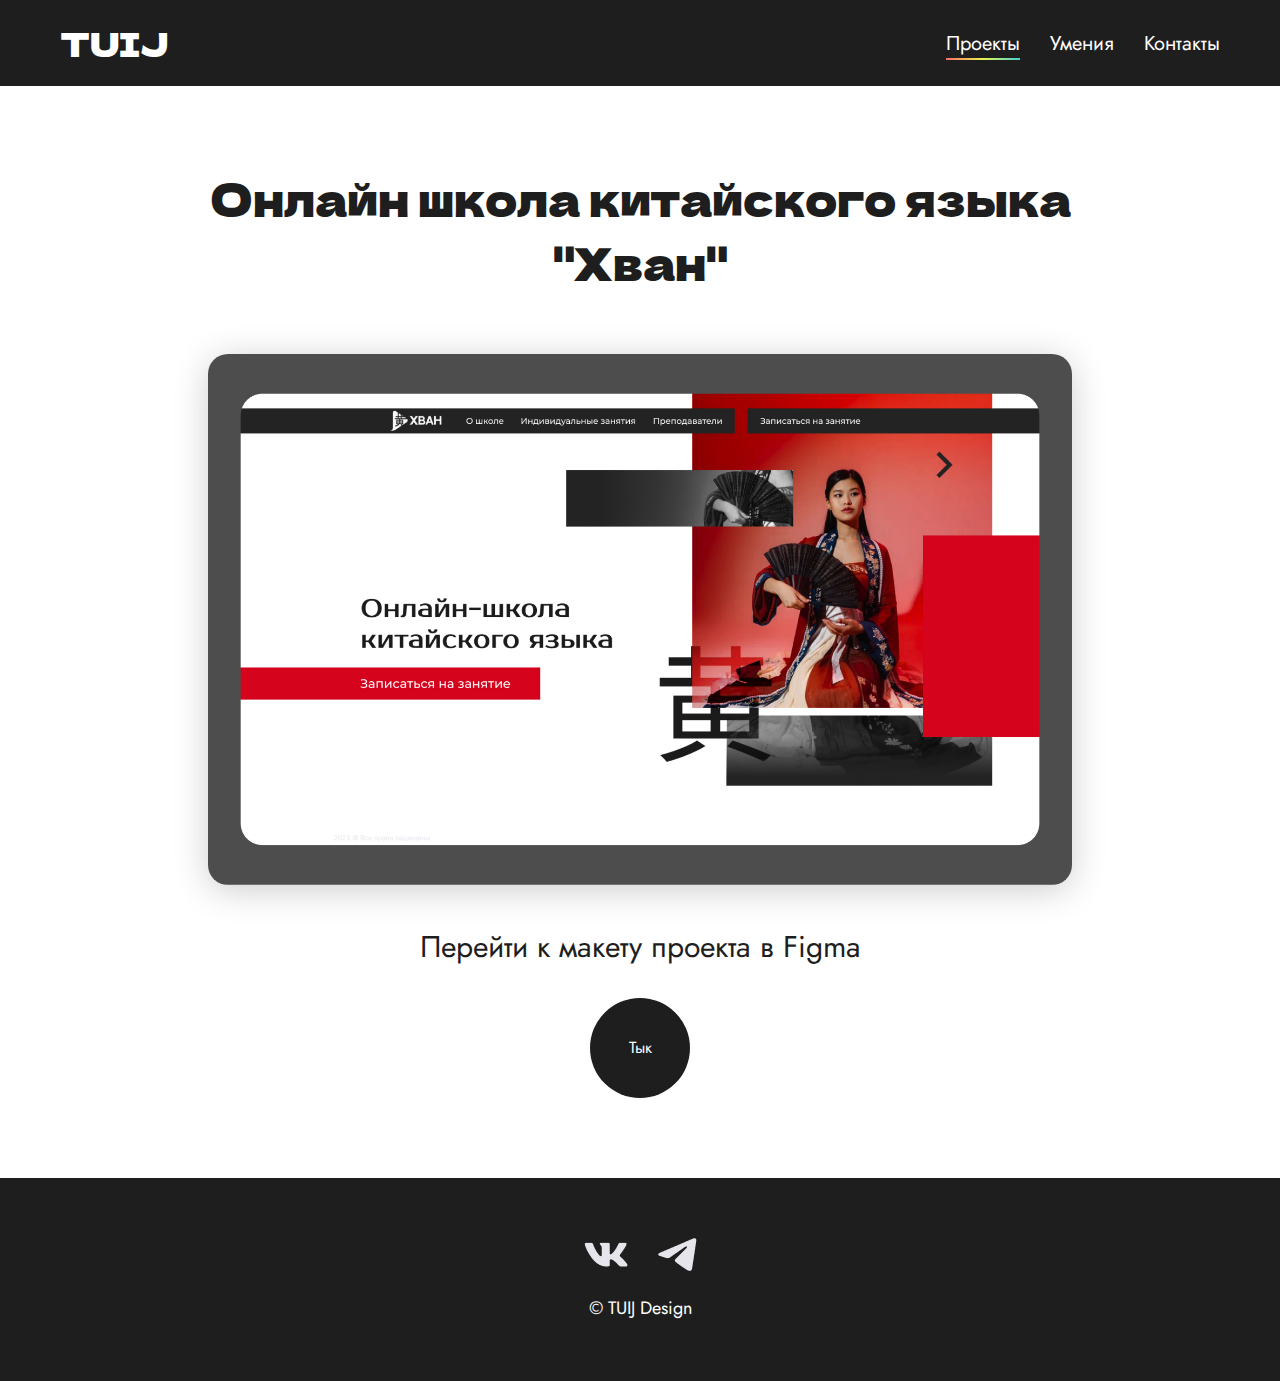
<file: web/project-page3.html>
<!DOCTYPE html>
<html lang="en">
<head>
    <meta charset="UTF-8">
    <meta name="viewport" content="width=device-width, initial-scale=1.0">
    <title>Portfolio</title>
    <link rel="stylesheet" href="./css/main.css">
    <script src="js/app.js"> defer </script>
</head>
<body>
    <nav class="nav">
        <div class="container">
            <div class="nav-row">
                <a href="./index.html" class="logo">TUIJ</a>
                <ul class="nav-list">
                    <li class="nav-list__item"><a href="./index.html" class="nav-list__link nav-list__link--active">Проекты</a></li>
                    <li class="nav-list__item"><a href="./skills.html" class="nav-list__link">Умения</a></li>
                    <li class="nav-list__item"><a href="./contacts.html" class="nav-list__link">Контакты</a></li>
                </ul>
            </div>
        </div>
    </nav>

    <main class="section">
        <div class="container">
            <div class="project-detalis">
                <h1 class="title-1">Онлайн школа китайского языка "Хван"</h1>
                <img src="./img/a4.jpg" alt="" class="project-detalis__img">
                <div class="project-detalis__desc">
                    <p>Перейти к макету проекта в Figma</p>
                </div>
                <a href="https://www.figma.com/proto/XK2dBig7MjRcH9c9LYmSE8/Онлайн-школа-китайского-языка-%22Хван%22?type=design&node-id=61-65&t=AsXm2VV4BYkV3578-0&scaling=min-zoom&page-id=0%3A1" class="button">Тык</a>
            </div>
        </div>
    </main>

    <footer class="footer">
        <div class="container">
            <div class="footer__cont">
                <ul class="social">
                    <li class="social__item"><a href="https://vk.com/yahaach" target="_blank"><img src="./img/icons/vk.png" alt="link"></a></li>
                    <li class="social__item"><a href="https://t.me/+79069851667" target="_blank"><img src="./img/icons/tg.png" alt="link"></a></li>
            </ul>
            <div class="copy"><p>© TUIJ Design</p></div>
            </div>
        </div>
    </footer>

</body>
</html>
</file>
<file: css/main.css>
@import "./reset.css";
@import url('https://fonts.googleapis.com/css2?family=Dela+Gothic+One&display=swap&family=Jost&display=swap&family=Jost:wght@300&display=swap');

/*
font-family: 'Dela Gothic One', sans-serif;
font-family: 'Jost', sans-serif;
*/

:root {
    --black: #1e1e1e;
    --white: #fff;
    --neongreen: #EDFA56;
    --neonpink: #FF6C62;
    --neonblue: #46D1D6;

    --text-color:var(--black);
    --dark-bg: var(--black);
    --header-text: var(--white);
    --accent:var(--neongreen);
}


html, body {
    background-color: var(--white);
    font-family: 'Jost', sans-serif;
    color: var(--text-color);
    height: 100%;
    display: flex;
    flex-direction: column;
    scroll-behavior: smooth;
}

.container {
    margin: 0 auto;
    padding: 0 20px;
    max-width: 1200px;
}



/*NAVIGATION*/

.nav {
    padding: 20px 0;
    background-color: var(--dark-bg);
    color: var(--header-text);
}

.nav-row {
    display: flex;
    justify-content: space-between;
    align-items: center;
    column-gap: 40px;
    row-gap: 20px;
    flex-wrap: wrap;
}

.logo {
    color: var(--header-text);
    font-size: 32px;
    font-family: 'Dela Gothic One', sans-serif;
    
}

.logo:hover {
    color: var(--header-text);
    background: linear-gradient(to left ,#FF6C62, #E7F44F, #46D1D6);
    -webkit-background-clip: text;
    -webkit-text-fill-color: transparent;
}


.nav-list {
    display: flex;
    align-items: center;
    flex-wrap: wrap;
    column-gap: 30px;
    font-size: 20px;
    font-family: 'Jost', sans-serif;
}

.nav-list__link {
    color: var(--header-text);
    
}

.nav-list__link:hover {
    color: var(--neonblue);
    background: linear-gradient(to left ,#46D1D6, #E7F44F, #FF6C62);
    /* font-weight: 800; */
    -webkit-background-clip: text;
    -webkit-text-fill-color: transparent;
}

.nav-list__link--active {
    position: relative;
}

.nav-list__link--active::before {
     content: "";

     position: absolute;
     left: 0;
     top: 100%;
     
     display: block;
     height: 2px;
     width: 100%;
     /*background-color: var(--accent);*/
     background: linear-gradient(to right,#FF6C62, #E7F44F, #46D1D6);
}

/*HEADER*/

.header {
    position: relative; 
}

.layers {
    height: 118vh;
    min-height: 700px;
    padding: 40px;

    display: flex;
    align-items: center;
    justify-content: center;
    text-align: center;
    overflow: hidden;
    position: relative;

    background: linear-gradient(to left ,#FF6C62, #E7F44F, #46D1D6);

    color: var(--header-text);
}

.layer {
    height: 100%;
    width: 100%;
    position: absolute;
    background-size: cover;
    background-position: center;
    will-change: transform;
    z-index: 2;
}

.layers__container {
    z-index: 1;
    transform: translate3d(0, calc(var(--scrollTop) / 4), 0);
    padding: 0 50px;
    max-width: 1000px;
}

.layers__base {
    transform: translate3d(0, calc(var(--scrollTop) / 1.2), 0);
    z-index: 0;
}

.layers__front {
    /* transform: translate3d(0, calc(var(--scrollTop) / 5), 0); */
}


.layers__title {
    font-size: 40px;
    line-height: 0.94;
    margin-bottom: 40px;
    padding: 10px 0 220px;
}

.layers__title strong {
    font-family: 'Dela Gothic One', sans-serif;
    font-size: 120px;
}

/*PROJECTS*/

.section {
    padding: 80px 0;
}

.title-1 {
    margin-bottom: 60px;
    font-family: 'Dela Gothic One', sans-serif;
    font-size: 44px;
    color: var(--text-color);
    text-align: center;
}

.title-2 {
    margin-bottom: 20px;
    font-size: 34px;
    color: var(--text-color);
    text-align: center;
}

.projects {
    display: flex;
    justify-content: center;
    flex-wrap: wrap;
    column-gap: 20px;
    row-gap: 20px;
}

.project {
    max-width: 370px;
    background-color: var(--white);
    box-shadow: 0px 5px 35px rgba(0, 0, 0, 0.1);
    border-radius: 10px;
}

.project__img {
    border-radius: 10px;
}

.project__title {
    padding: 15px 20px 25px;
    font-weight: 600;
    font-size: 20px;
    color: var(--text-color);
}

/*PROJECT-DETAILS*/

.project-detalis {
    margin: 0 auto;
    max-width: 865px;

    display: flex;
    flex-direction: column;
    align-items: center;
    text-align: center;
}

.project-detalis__img {
    max-width: 100%;
    margin-bottom: 40px;
    box-shadow: 0px 5px 35px rgba(0, 0, 0, 0.2);
    border-radius: 20px;

}

.project-detalis__desc {
    margin-bottom: 30px;
    font-size: 30px;

}

.button { 
    display: inline-block;
    height: 100px;
    width: 100px;
    padding: 38px 34px;

    color: var(--white);
    background: var(--black);
    
    border-radius: 100px;
    font-size: 16px;
    

}

.button:hover {
    background: linear-gradient(to bottom left ,#FF6C62, #E7F44F, #46D1D6);
    color: var(--black);
}

.button:active {
    position: relative;
    top: 2px;
}

/*CONTENT-LIST*/

.content-list {
    margin: 0 auto;
    max-width: 500px;
    display: flex;
    flex-direction: column;
    align-items: center;
    text-align: center;
    row-gap: 40px;
}

.content-list__item {
    font-size: 18px;
    
}


/*FOOTER*/

.footer {
    margin-top: auto;
    background-color: var(--dark-bg);
    padding: 60px 0 60px;
    color: var(--header-text);
}

.footer__cont {
    display: flex;
    flex-direction: column;
    align-items: center;
    row-gap: 24px;
}

.social {
    display: flex;
    column-gap: 30px;
    align-items: center;
}


.copy {
    font-size: 18px;
}


@media (max-width: 950px) {

    .layers {
        min-height: unset;
        height: 100vh;
    }

    .layers__title {
        font-size: 36px;
    }

    .layers__title strong {
        font-size: 78px;
    }

    .section {
        padding: 60px 0;
    }

    .title-1 {
        margin-bottom: 45px;
    }

    .footer {
        padding: 45px 0 45px;
    }

    .social__item {
        width: 32px;
    }
}

@media (max-width: 620px) {

    .layers {
        min-height: unset;
        height: 90vh;
    }

    .layers__title {
        font-size: 24px;
    }

    .layers__title strong {
        font-size: 40px;
    }

    .section {
        padding: 40px 0;
    }

    .title-1 {
        margin-bottom: 30px;
    }

    .footer {
        padding: 30px 0 30px;
    }

    .social__item {
        width: 28px;
    }

    .title-1 {
        margin-bottom: 45px;
        font-size: 36px;
    }
    
}
</file>
<file: web/css/main.css>
@import "./reset.css";
@import url('https://fonts.googleapis.com/css2?family=Dela+Gothic+One&display=swap&family=Jost&display=swap&family=Jost:wght@300&display=swap');

/*
font-family: 'Dela Gothic One', sans-serif;
font-family: 'Jost', sans-serif;
*/

:root {
    --black: #1e1e1e;
    --white: #fff;
    --neongreen: #EDFA56;
    --neonpink: #FF6C62;
    --neonblue: #46D1D6;

    --text-color:var(--black);
    --dark-bg: var(--black);
    --header-text: var(--white);
    --accent:var(--neongreen);
}


html, body {
    background-color: var(--white);
    font-family: 'Jost', sans-serif;
    color: var(--text-color);
    height: 100%;
    display: flex;
    flex-direction: column;
    scroll-behavior: smooth;
}

.container {
    margin: 0 auto;
    padding: 0 20px;
    max-width: 1200px;
}



/*NAVIGATION*/

.nav {
    padding: 20px 0;
    background-color: var(--dark-bg);
    color: var(--header-text);
}

.nav-row {
    display: flex;
    justify-content: space-between;
    align-items: center;
    column-gap: 40px;
    row-gap: 20px;
    flex-wrap: wrap;
}

.logo {
    color: var(--header-text);
    font-size: 32px;
    font-family: 'Dela Gothic One', sans-serif;
    
}

.logo:hover {
    color: var(--header-text);
    background: linear-gradient(to left ,#FF6C62, #E7F44F, #46D1D6);
    -webkit-background-clip: text;
    -webkit-text-fill-color: transparent;
}


.nav-list {
    display: flex;
    align-items: center;
    flex-wrap: wrap;
    column-gap: 30px;
    font-size: 20px;
    font-family: 'Jost', sans-serif;
}

.nav-list__link {
    color: var(--header-text);
    
}

.nav-list__link:hover {
    color: var(--neonblue);
    background: linear-gradient(to left ,#46D1D6, #E7F44F, #FF6C62);
    /* font-weight: 800; */
    -webkit-background-clip: text;
    -webkit-text-fill-color: transparent;
}

.nav-list__link--active {
    position: relative;
}

.nav-list__link--active::before {
     content: "";

     position: absolute;
     left: 0;
     top: 100%;
     
     display: block;
     height: 2px;
     width: 100%;
     /*background-color: var(--accent);*/
     background: linear-gradient(to right,#FF6C62, #E7F44F, #46D1D6);
}

/*HEADER*/

.header {
    position: relative; 
}

.layers {
    height: 118vh;
    min-height: 700px;
    padding: 40px;

    display: flex;
    align-items: center;
    justify-content: center;
    text-align: center;
    overflow: hidden;
    position: relative;

    background: linear-gradient(to left ,#FF6C62, #E7F44F, #46D1D6);

    color: var(--header-text);
}

.layer {
    height: 100%;
    width: 100%;
    position: absolute;
    background-size: cover;
    background-position: center;
    will-change: transform;
    z-index: 2;
}

.layers__container {
    z-index: 1;
    transform: translate3d(0, calc(var(--scrollTop) / 4), 0);
    padding: 0 50px;
    max-width: 1000px;
}

.layers__base {
    transform: translate3d(0, calc(var(--scrollTop) / 1.2), 0);
    z-index: 0;
}

.layers__front {
    /* transform: translate3d(0, calc(var(--scrollTop) / 5), 0); */
}


.layers__title {
    font-size: 40px;
    line-height: 0.94;
    margin-bottom: 40px;
    padding: 10px 0 220px;
}

.layers__title strong {
    font-family: 'Dela Gothic One', sans-serif;
    font-size: 120px;
}

/*PROJECTS*/

.section {
    padding: 80px 0;
}

.title-1 {
    margin-bottom: 60px;
    font-family: 'Dela Gothic One', sans-serif;
    font-size: 44px;
    color: var(--text-color);
    text-align: center;
}

.title-2 {
    margin-bottom: 20px;
    font-size: 34px;
    color: var(--text-color);
    text-align: center;
}

.projects {
    display: flex;
    justify-content: center;
    flex-wrap: wrap;
    column-gap: 20px;
    row-gap: 20px;
}

.project {
    max-width: 370px;
    background-color: var(--white);
    box-shadow: 0px 5px 35px rgba(0, 0, 0, 0.1);
    border-radius: 10px;
}

.project__img {
    border-radius: 10px;
}

.project__title {
    padding: 15px 20px 25px;
    font-weight: 600;
    font-size: 20px;
    color: var(--text-color);
}

/*PROJECT-DETAILS*/

.project-detalis {
    margin: 0 auto;
    max-width: 865px;

    display: flex;
    flex-direction: column;
    align-items: center;
    text-align: center;
}

.project-detalis__img {
    max-width: 100%;
    margin-bottom: 40px;
    box-shadow: 0px 5px 35px rgba(0, 0, 0, 0.2);
    border-radius: 20px;

}

.project-detalis__desc {
    margin-bottom: 30px;
    font-size: 30px;

}

.button { 
    display: inline-block;
    height: 100px;
    width: 100px;
    padding: 38px 34px;

    color: var(--white);
    background: var(--black);
    
    border-radius: 100px;
    font-size: 16px;
    

}

.button:hover {
    background: linear-gradient(to bottom left ,#FF6C62, #E7F44F, #46D1D6);
    color: var(--black);
}

.button:active {
    position: relative;
    top: 2px;
}

/*CONTENT-LIST*/

.content-list {
    margin: 0 auto;
    max-width: 500px;
    display: flex;
    flex-direction: column;
    align-items: center;
    text-align: center;
    row-gap: 40px;
}

.content-list__item {
    font-size: 18px;
    
}


/*FOOTER*/

.footer {
    margin-top: auto;
    background-color: var(--dark-bg);
    padding: 60px 0 60px;
    color: var(--header-text);
}

.footer__cont {
    display: flex;
    flex-direction: column;
    align-items: center;
    row-gap: 24px;
}

.social {
    display: flex;
    column-gap: 30px;
    align-items: center;
}


.copy {
    font-size: 18px;
}


@media (max-width: 950px) {

    .layers {
        min-height: unset;
        height: 100vh;
    }

    .layers__title {
        font-size: 36px;
    }

    .layers__title strong {
        font-size: 78px;
    }

    .section {
        padding: 60px 0;
    }

    .title-1 {
        margin-bottom: 45px;
    }

    .footer {
        padding: 45px 0 45px;
    }

    .social__item {
        width: 32px;
    }
}

@media (max-width: 620px) {

    .layers {
        min-height: unset;
        height: 90vh;
    }

    .layers__title {
        font-size: 24px;
    }

    .layers__title strong {
        font-size: 40px;
    }

    .section {
        padding: 40px 0;
    }

    .title-1 {
        margin-bottom: 30px;
    }

    .footer {
        padding: 30px 0 30px;
    }

    .social__item {
        width: 28px;
    }

    .title-1 {
        margin-bottom: 45px;
        font-size: 36px;
    }
    
}
</file>
